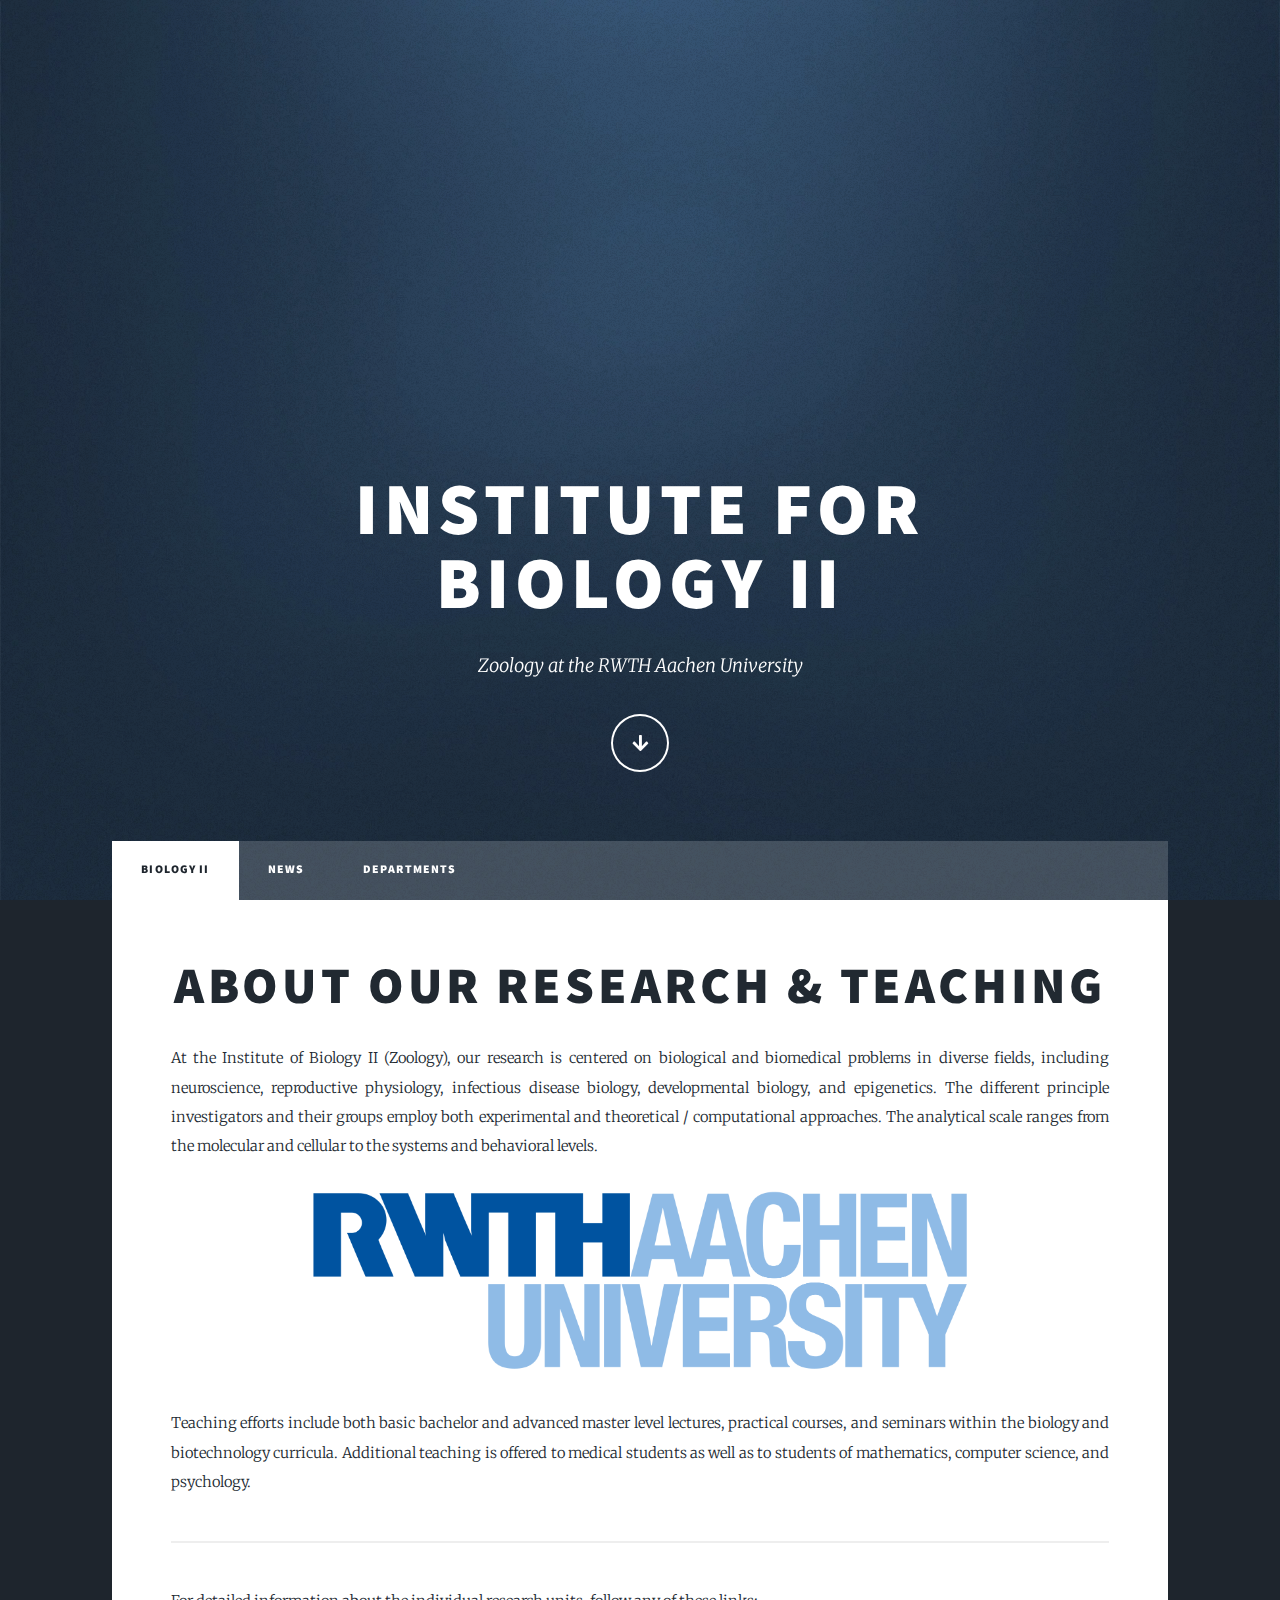
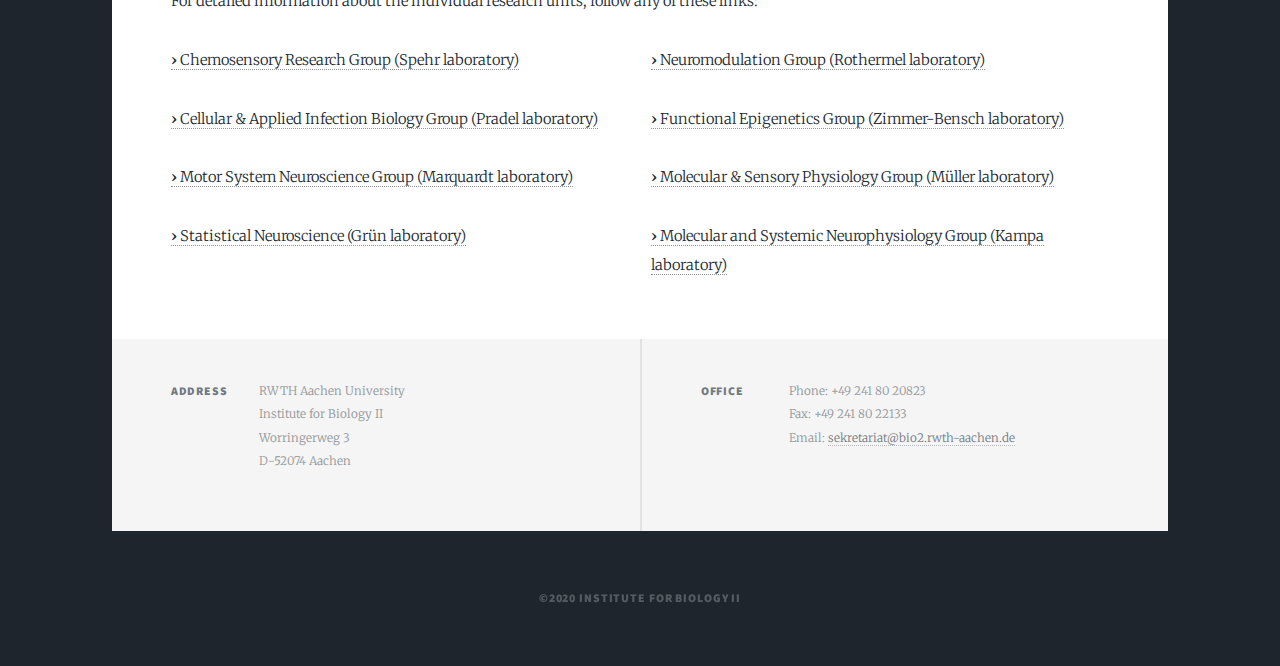
<file: index.html>
<!DOCTYPE HTML>
<html>
	<head>
		<title>Institute for Biology II</title>
		<meta charset="utf-8" />
		<meta name="viewport" content="width=device-width, initial-scale=1, user-scalable=no" />
		<link rel="stylesheet" href="assets/css/main.css" />
		<noscript><link rel="stylesheet" href="assets/css/noscript.css" /></noscript>
	</head>
	<body class="is-preload">

		<!-- Wrapper -->
			<div id="wrapper" class="fade-in">

				<!-- Intro -->
					<div id="intro">
						<h1>Institute for </br> Biology II </h1>
						<p>Zoology at the RWTH Aachen University</p>
						<ul class="actions">
							<li><a href="#header" class="button icon solid solo fa-arrow-down scrolly">Continue</a></li>
						</ul>
					</div>

				<!-- Header -->
					<header id="header">
						<a href="index.html" class="logo">Biology II</a>
					</header>

				<!-- Nav -->
					<nav id="nav">
						<ul class="links">
							<li class="active"><a href="index.html">Biology II</a></li>
							<li><a href="news.html">News</a></li>
							<li><a href="index.html#research-units">Departments</a></li>
						</ul>
					</nav>

				<!-- Main -->
					<div id="main">

						<section>
							<div align="center"><h1>About our research & teaching</h1></div>
							<p>At the Institute of Biology II (Zoology), our research is centered on biological and biomedical problems in diverse fields, including neuroscience, reproductive physiology, infectious disease biology, developmental biology, and epigenetics. The different principle investigators and their groups employ both experimental and theoretical / computational approaches. The analytical scale ranges from the molecular and cellular to the systems and behavioral levels.<p>
							<div align="center"> <img class="image" src="images/logo_rwth.png" width="70%"/></div><br>
							<p>Teaching efforts include both basic bachelor and advanced master level lectures, practical courses, and seminars within the biology and biotechnology curricula. Additional teaching is offered to medical students as well as to students of mathematics, computer science, and psychology.</p><hr>
							<a name="research-units"></a>
							<p>For detailed information about the individual research units, follow any of these links:</p>
							<div class="row">
								<div class="col-6 col-12-small">
								<a href="https://sensorik.rwth-aachen.de/" target="_blank"><b>› </b>Chemosensory Research Group (Spehr laboratory)</a><br><br>
								</div>
								<div class="col-6 col-12-small">
								<a href="https://www.neuromodulation.rwth-aachen.de/" target="_blank"><b>› </b>Neuromodulation Group (Rothermel laboratory)</a><br><br>
								</div>
								<div class="col-6 col-12-small">
								<a href="https://www.zai.rwth-aachen.de/" target="_blank"><b>› </b>Cellular & Applied Infection Biology Group (Pradel laboratory)</a><br><br>
								</div>
								<div class="col-6 col-12-small">
								<a href="https://epigenetik.rwth-aachen.de/" target="_blank"><b>› </b>Functional Epigenetics Group (Zimmer-Bensch laboratory)</a><br><br>
								</div>
								<div class="col-6 col-12-small">
								<a href="http://www.neurobiology.rwth-aachen.de" target="_blank"><b>› </b>Motor System Neuroscience Group (Marquardt laboratory)</a><br><br>
								</div>
								<div class="col-6 col-12-small">
								<a  href="https://www.fz-juelich.de/ics/ics-4/DE/UeberUns/ueberUns_node.html" target="blank"><b>› </b>Molecular & Sensory Physiology Group (Müller laboratory)</a><br><br>
								</div>
								<div class="col-6 col-12-small">
								<a href="https://www.fz-juelich.de/inm/inm-6/EN/Forschung/Gruen/artikel.html" target="_blank"><b>› </b>Statistical Neuroscience (Grün laboratory)</a><br><br>
								</div>
								<div class="col-6 col-12-small">
								<a href="https://brain.rwth-aachen.de/" target="_blank"><b>› </b>Molecular and Systemic Neurophysiology Group (Kampa laboratory)</a><br><br>
								</div>
							</div>
						</section>

					</div>

				<!-- Footer -->
					<footer id="footer">
						<section class="split contact">
							<section class="alt">
								<h3>Address</h3>
								<p>RWTH Aachen University<br>
								Institute for Biology II<br>
								Worringerweg 3<br>
								D-52074 Aachen</p>
							</section>
							

						</section>
						<section class="split contact">
							<section class="alt">
									<h3>Office</h3>
									<p>Phone: +49 241 80 20823<br>
									Fax: +49 241 80 22133<br>
									Email: <a href="mailto:sekretariat@bio2.rwth-aachen.de"> sekretariat@bio2.rwth-aachen.de</a></p>
								</section>
						</section>
						
					</footer>

				<!-- Copyright -->
					<div id="copyright">
						<ul><li>&copy;2020 Institute for Biology II</li></ul>
					</div>

			</div>

		<!-- Scripts -->
			<script src="assets/js/jquery.min.js"></script>
			<script src="assets/js/jquery.scrollex.min.js"></script>
			<script src="assets/js/jquery.scrolly.min.js"></script>
			<script src="assets/js/browser.min.js"></script>
			<script src="assets/js/breakpoints.min.js"></script>
			<script src="assets/js/util.js"></script>
			<script src="assets/js/main.js"></script>

	</body>
</html>
</file>
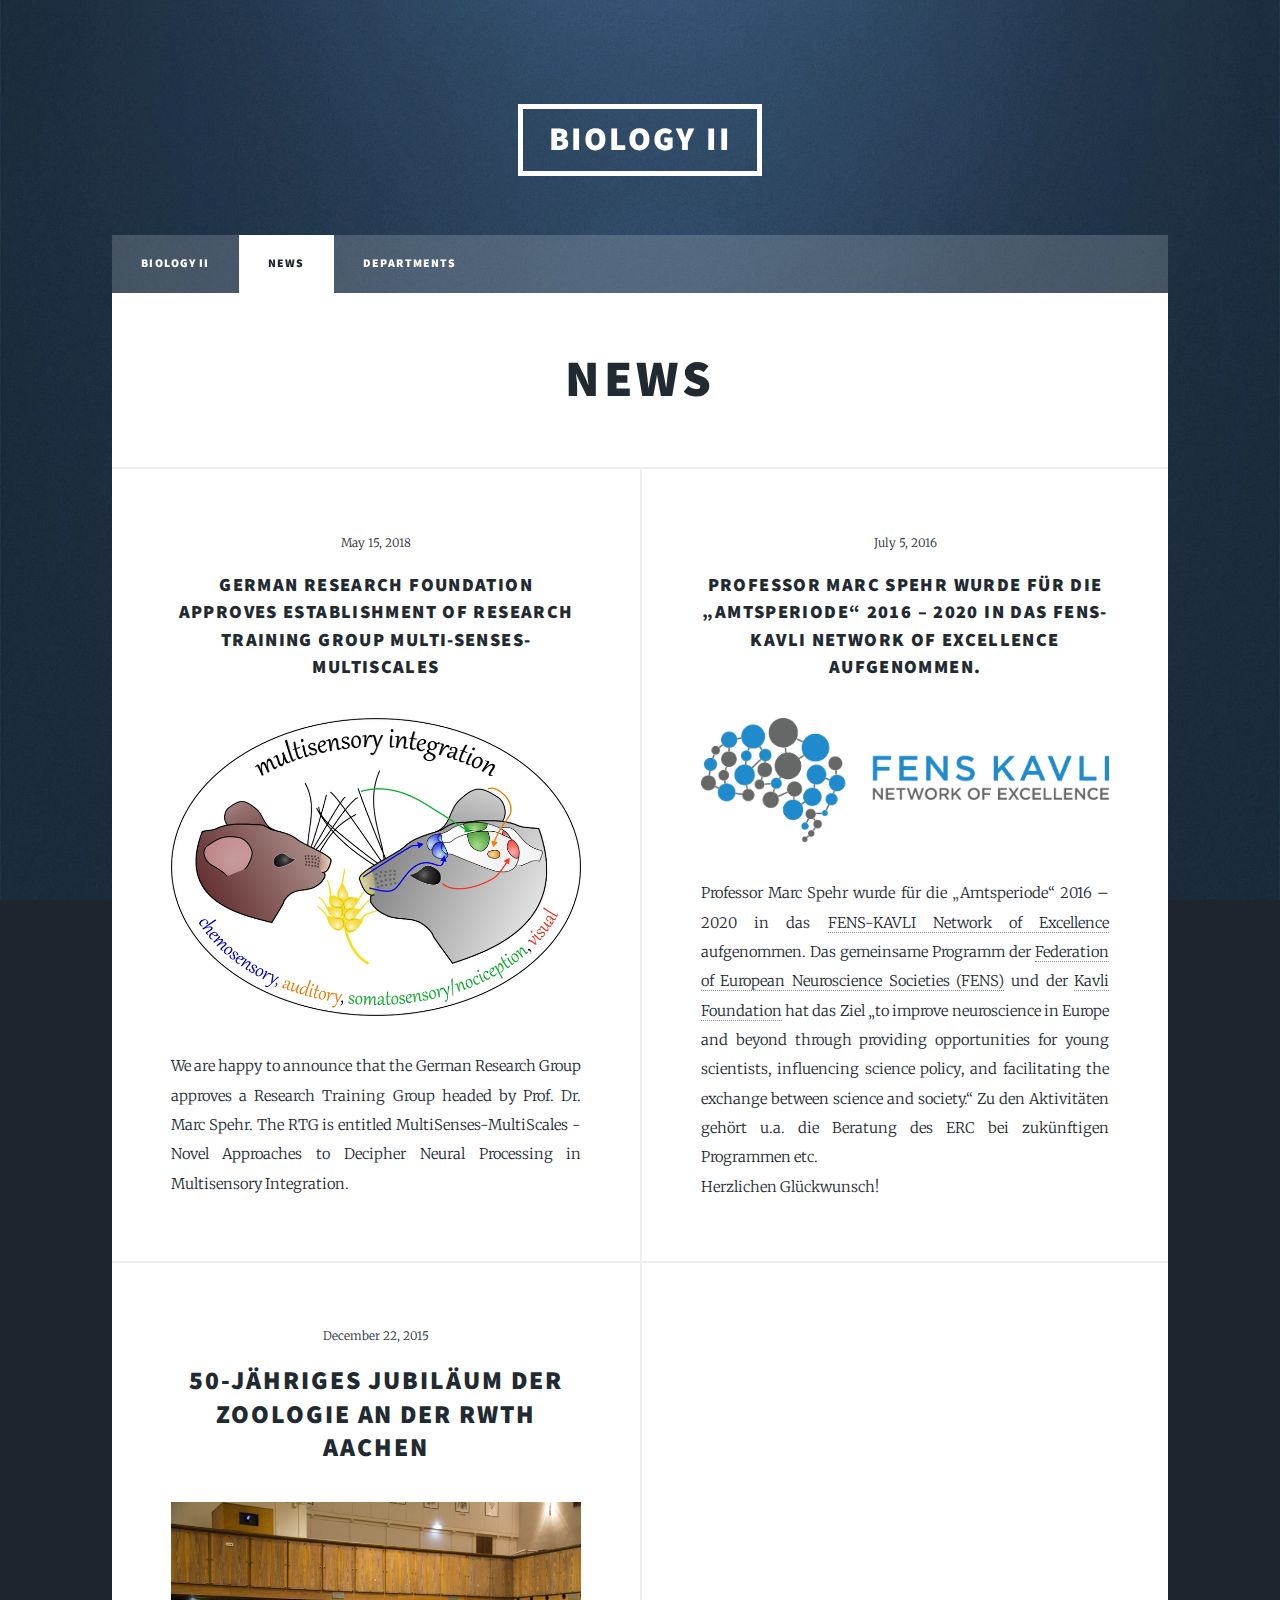
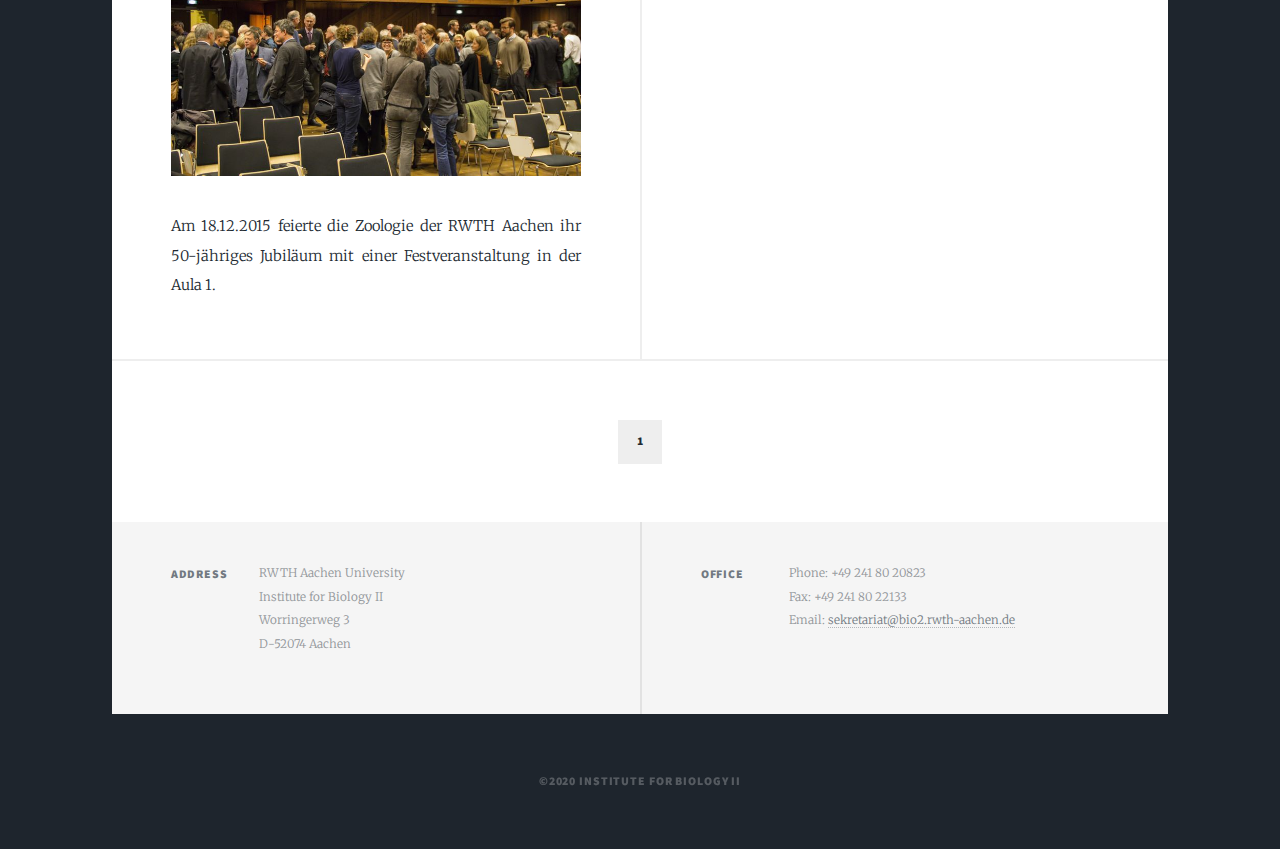
<file: news.html>
<!DOCTYPE HTML>
<html>
	<head>
		<title>Institute for Biology II</title>
		<meta charset="utf-8" />
		<meta name="viewport" content="width=device-width, initial-scale=1, user-scalable=no" />
		<link rel="stylesheet" href="assets/css/main.css" />
		<noscript><link rel="stylesheet" href="assets/css/noscript.css" /></noscript>
	</head>
	<body class="is-preload">

		<!-- Wrapper -->
			<div id="wrapper" class="fade-in">

				<!-- Header -->
					<header id="header">
						<a href="index.html" class="logo">Biology II</a>
					</header>

				<!-- Nav -->
					<nav id="nav">
						<ul class="links">
							<li><a href="index.html">Biology II</a></li>
							<li class="active"><a href="news.html">News</a></li>
							<li><a href="index.html#research-units">Departments</a></li>
						</ul>
					</nav>

				<!-- Main -->
					<div id="main">

						<!-- Posts -->
							<!--  <section class="post"> -->
								<article>
									<header>
										<h1 align="center">News</h1>
									</header>
								</article>
							<!-- </section> -->
							
							<section class="posts">
								<article>
									<header>
										<span class="date">May 15, 2018</span>
										<h3>German Research Foundation approves establishment of Research Training Group Multi-Senses-MultiScales</h3>
									</header>
									<a class="image fit"><img src="images/rtg_logo.png" alt="" /></a>
									<p>We are happy to announce that the German Research Group approves a Research Training Group headed by Prof. Dr. Marc Spehr. The RTG is entitled MultiSenses-MultiScales - Novel Approaches to Decipher Neural Processing in Multisensory Integration.</p>
								</article>
								<article>
									<header>
										<span class="date">July 5, 2016</span>
										<h3><a href="#">Professor Marc Spehr wurde für die „Amtsperiode“ 2016 – 2020 in das FENS-KAVLI Network of Excellence aufgenommen.</a></h3>
									</header>
									<a href="#" class="image fit"><img src="images/fens_kavli.png" alt="" /></a>
									<p>Professor Marc Spehr wurde für die „Amtsperiode“ 2016 – 2020 in das <a href="http://www.fens.org/Outreach/FENS-Kavli-Network-of-Excellence/" target="_blank">FENS-KAVLI Network of Excellence</a> aufgenommen. Das gemeinsame Programm der <a href="http://www.fens.org/"target="_blank">Federation of European Neuroscience Societies (FENS)</a> und der <a href="http://www.kavlifoundation.org/" target="_blank">Kavli Foundation</a> hat das Ziel „to improve neuroscience in Europe and beyond through providing opportunities for young scientists, influencing science policy, and facilitating the exchange between science and society.“ Zu den Aktivitäten gehört u.a. die Beratung des ERC bei zukünftigen Programmen etc. <br> Herzlichen Glückwunsch!</p>
								</article>
								<article>
									<header>
										<span class="date">December 22, 2015</span>
										<h2>50-jähriges Jubiläum der Zoologie an der RWTH Aachen</h2>
									</header>
									<a class="image fit"><img src="images/50j.jpg" alt="" /></a>
									<p>Am 18.12.2015 feierte die Zoologie der RWTH Aachen ihr 50-jähriges Jubiläum mit einer Festveranstaltung in der Aula 1.</p>
								</article>
								<article>

								</article>
							</section>

						<!-- Footer -->
							<footer>
								<div class="pagination">
									<!-- <a href="#" class="previous">Prev</a>-->
									<a href="#" class="page active">1</a>
									<!-- <a href="#" class="page">2</a> -->
									<!-- <a href="#" class="next">Next</a>-->
								</div>
							</footer>

					</div>

				<!-- Footer -->
					<footer id="footer">
						<section class="split contact">
							<section class="alt">
								<h3>Address</h3>
								<p>RWTH Aachen University<br>
								Institute for Biology II<br>
								Worringerweg 3<br>
								D-52074 Aachen</p>
							</section>
							

						</section>
						<section class="split contact">
							<section class="alt">
									<h3>Office</h3>
									<p>Phone: +49 241 80 20823<br>
									Fax: +49 241 80 22133<br>
									Email: <a href="mailto:sekretariat@bio2.rwth-aachen.de"> sekretariat@bio2.rwth-aachen.de</a></p>
								</section>
						</section>
						
					</footer>

				<!-- Copyright -->
					<div id="copyright">
						<ul><li>&copy;2020 Institute for Biology II</li></ul>
					</div>

			</div>

		<!-- Scripts -->
			<script src="assets/js/jquery.min.js"></script>
			<script src="assets/js/jquery.scrollex.min.js"></script>
			<script src="assets/js/jquery.scrolly.min.js"></script>
			<script src="assets/js/browser.min.js"></script>
			<script src="assets/js/breakpoints.min.js"></script>
			<script src="assets/js/util.js"></script>
			<script src="assets/js/main.js"></script>

	</body>
</html>
</file>
<file: assets/css/main.css>
@import url(fontawesome-all.min.css);
@import url("https://fonts.googleapis.com/css?family=Merriweather:300,700,300italic,700italic|Source+Sans+Pro:900");

/*
	Massively by HTML5 UP
	html5up.net | @ajlkn
	Free for personal and commercial use under the CCA 3.0 license (html5up.net/license)
*/

html, body, div, span, applet, object,
iframe, h1, h2, h3, h4, h5, h6, p, blockquote,
pre, a, abbr, acronym, address, big, cite,
code, del, dfn, em, img, ins, kbd, q, s, samp,
small, strike, strong, sub, sup, tt, var, b,
u, i, center, dl, dt, dd, ol, ul, li, fieldset,
form, label, legend, table, caption, tbody,
tfoot, thead, tr, th, td, article, aside,
canvas, details, embed, figure, figcaption,
footer, header, hgroup, menu, nav, output, ruby,
section, summary, time, mark, audio, video {
	margin: 0;
	padding: 0;
	border: 0;
	font-size: 100%;
	font: inherit;
	vertical-align: baseline;}

article, aside, details, figcaption, figure,
footer, header, hgroup, menu, nav, section {
	display: block;}
	
/* CUSTOM */	
article {
	line-height: 2rem;
}

body {
	line-height: 1;
}

ol, ul {
	list-style: none;
}

blockquote, q {
	quotes: none;
}

	blockquote:before, blockquote:after, q:before, q:after {
		content: '';
		content: none;
	}

table {
	border-collapse: collapse;
	border-spacing: 0;
}

body {
	-webkit-text-size-adjust: none;
}

mark {
	background-color: transparent;
	color: inherit;
}

input::-moz-focus-inner {
	border: 0;
	padding: 0;
}

input, select, textarea {
	-moz-appearance: none;
	-webkit-appearance: none;
	-ms-appearance: none;
	appearance: none;
}

/* Basic */

	@-ms-viewport {
		width: device-width;
	}

	body {
		-ms-overflow-style: scrollbar;
	}

	@media screen and (max-width: 480px) {

		html, body {
			min-width: 320px;
		}

	}

	html {
		box-sizing: border-box;
	}

	*, *:before, *:after {
		box-sizing: inherit;
	}

	body {
		background-color: #1e252d;
	}

		body.is-preload *, body.is-preload *:before, body.is-preload *:after {
			-moz-animation: none !important;
			-webkit-animation: none !important;
			-ms-animation: none !important;
			animation: none !important;
			-moz-transition: none !important;
			-webkit-transition: none !important;
			-ms-transition: none !important;
			transition: none !important;
		}

/* Type */

	html {
		font-size: 12pt;
	}

		@media screen and (max-width: 1680px) {

			html {
				font-size: 12pt;
			}

		}

		@media screen and (max-width: 1280px) {

			html {
				font-size: 11pt;
			}

		}

		@media screen and (max-width: 360px) {

			html {
				font-size: 10pt;
			}

		}

	body {
		color: #212931;
	}

	body, input, select, textarea {
		font-family: "Merriweather", Georgia, serif;
		font-weight: 300;
		font-size: 1rem;
		line-height: 2;
	}

	a {
		-moz-transition: color 0.2s ease-in-out, background-color 0.2s ease-in-out, border-color 0.2s ease-in-out, box-shadow 0.2s ease-in-out;
		-webkit-transition: color 0.2s ease-in-out, background-color 0.2s ease-in-out, border-color 0.2s ease-in-out, box-shadow 0.2s ease-in-out;
		-ms-transition: color 0.2s ease-in-out, background-color 0.2s ease-in-out, border-color 0.2s ease-in-out, box-shadow 0.2s ease-in-out;
		transition: color 0.2s ease-in-out, background-color 0.2s ease-in-out, border-color 0.2s ease-in-out, box-shadow 0.2s ease-in-out;
		border-bottom: dotted 1px;
		text-decoration: none;
	}

		a:hover {
			border-bottom-color: transparent;
		}

	strong, b {
		font-weight: 600;
	}

	em, i {
		font-style: italic;
	}

	p {
		text-align: justify;
		margin: 0 0 2rem 0;
	}

	h1, h2, h3, h4, h5, h6 {
		font-family: "Source Sans Pro", Helvetica, sans-serif;
		font-weight: 900;
		line-height: 1.5;
		letter-spacing: 0.075em;
		text-transform: uppercase;
		margin: 0 0 1rem 0;
	}

		h1 a, h2 a, h3 a, h4 a, h5 a, h6 a {
			border-bottom: 0;
			color: inherit;
			text-decoration: none;
		}

	h1 {
		font-size: 3.5rem;
		line-height: 1.1;
		margin: 0 0 2rem 0;
	}

	h2 {
		font-size: 1.75rem;
		line-height: 1.3;
		margin: 0 0 1.5rem 0;
	}

	h3 {
		font-size: 1.25rem;
		margin: 0 0 1.5rem 0;
	}

	h4 {
		font-size: 1rem;
	}

	h5 {
		font-size: 0.9rem;
	}

	h6 {
		font-size: 0.8rem;
	}

	sub {
		font-size: 0.8rem;
		position: relative;
		top: 0.5rem;
	}

	sup {
		font-size: 0.8rem;
		position: relative;
		top: -0.5rem;
	}

	blockquote {
		border-left: solid 4px;
		font-style: italic;
		margin: 0 0 2rem 0;
		padding: 0.5rem 0 0.5rem 2rem;
	}

	code {
		border: solid 2px;
		font-family: "Courier New", monospace;
		font-size: 0.9rem;
		margin: 0 0.25rem;
		padding: 0.25rem 0.65rem;
	}

	pre {
		-webkit-overflow-scrolling: touch;
		font-family: "Courier New", monospace;
		font-size: 0.9rem;
		margin: 0 0 2rem 0;
	}

		pre code {
			display: block;
			line-height: 1.75;
			padding: 1rem 1.5rem;
			overflow-x: auto;
		}

	hr {
		border: 0;
		border-bottom: solid 2px;
		margin: 3rem 0;
	}

		hr.major {
			margin: 5rem 0;
		}

	.align-left {
		text-align: left;
	}

	.align-center {
		text-align: center;
	}

	.align-right {
		text-align: right;
	}

	input, select, textarea {
		color: #212931;
	}

	a {
		color: #212931;
		border-bottom-color: rgba(33, 41, 49, 0.5);
	}

		a:hover {
			border-bottom-color: transparent;
			color: #18bfef !important;
		}

	strong, b {
		color: #212931;
	}

	h1, h2, h3, h4, h5, h6 {
		color: #212931;
	}

	blockquote {
		border-left-color: #eeeeee;
	}

	code {
		background: rgba(220, 220, 220, 0.25);
		border-color: #eeeeee;
	}

	hr {
		border-bottom-color: #eeeeee;
	}

/* Row */

	.row {
		display: flex;
		flex-wrap: wrap;
		box-sizing: border-box;
		align-items: stretch;
	}

		.row > * {
			box-sizing: border-box;
		}

		.row.gtr-uniform > * > :last-child {
			margin-bottom: 0;
		}

		.row.aln-left {
			justify-content: flex-start;
		}

		.row.aln-center {
			justify-content: center;
		}

		.row.aln-right {
			justify-content: flex-end;
		}

		.row.aln-top {
			align-items: flex-start;
		}

		.row.aln-middle {
			align-items: center;
		}

		.row.aln-bottom {
			align-items: flex-end;
		}

		.row > .imp {
			order: -1;
		}

		.row > .col-1 {
			width: 8.33333%;
		}

		.row > .off-1 {
			margin-left: 8.33333%;
		}

		.row > .col-2 {
			width: 16.66667%;
		}

		.row > .off-2 {
			margin-left: 16.66667%;
		}

		.row > .col-3 {
			width: 25%;
		}

		.row > .off-3 {
			margin-left: 25%;
		}

		.row > .col-4 {
			width: 33.33333%;
		}

		.row > .off-4 {
			margin-left: 33.33333%;
		}

		.row > .col-5 {
			width: 41.66667%;
		}

		.row > .off-5 {
			margin-left: 41.66667%;
		}

		.row > .col-6 {
			width: 50%;
		}

		.row > .off-6 {
			margin-left: 50%;
		}

		.row > .col-7 {
			width: 58.33333%;
		}

		.row > .off-7 {
			margin-left: 58.33333%;
		}

		.row > .col-8 {
			width: 66.66667%;
		}

		.row > .off-8 {
			margin-left: 66.66667%;
		}

		.row > .col-9 {
			width: 75%;
		}

		.row > .off-9 {
			margin-left: 75%;
		}

		.row > .col-10 {
			width: 83.33333%;
		}

		.row > .off-10 {
			margin-left: 83.33333%;
		}

		.row > .col-11 {
			width: 91.66667%;
		}

		.row > .off-11 {
			margin-left: 91.66667%;
		}

		.row > .col-12 {
			width: 100%;
		}

		.row > .off-12 {
			margin-left: 100%;
		}

		.row.gtr-0 {
			margin-top: 0;
			margin-left: 0rem;
		}

			.row.gtr-0 > * {
				padding: 0 0 0 0rem;
			}

			.row.gtr-0.gtr-uniform {
				margin-top: 0rem;
			}

				.row.gtr-0.gtr-uniform > * {
					padding-top: 0rem;
				}

		.row.gtr-25 {
			margin-top: 0;
			margin-left: -0.375rem;
		}

			.row.gtr-25 > * {
				padding: 0 0 0 0.375rem;
			}

			.row.gtr-25.gtr-uniform {
				margin-top: -0.375rem;
			}

				.row.gtr-25.gtr-uniform > * {
					padding-top: 0.375rem;
				}

		.row.gtr-50 {
			margin-top: 0;
			margin-left: -0.75rem;
		}

			.row.gtr-50 > * {
				padding: 0 0 0 0.75rem;
			}

			.row.gtr-50.gtr-uniform {
				margin-top: -0.75rem;
			}

				.row.gtr-50.gtr-uniform > * {
					padding-top: 0.75rem;
				}

		.row {
			margin-top: 0;
			margin-left: -1.5rem;
		}

			.row > * {
				padding: 0 0 0 1.5rem;
			}

			.row.gtr-uniform {
				margin-top: -1.5rem;
			}

				.row.gtr-uniform > * {
					padding-top: 1.5rem;
				}

		.row.gtr-150 {
			margin-top: 0;
			margin-left: -2.25rem;
		}

			.row.gtr-150 > * {
				padding: 0 0 0 2.25rem;
			}

			.row.gtr-150.gtr-uniform {
				margin-top: -2.25rem;
			}

				.row.gtr-150.gtr-uniform > * {
					padding-top: 2.25rem;
				}

		.row.gtr-200 {
			margin-top: 0;
			margin-left: -3rem;
		}

			.row.gtr-200 > * {
				padding: 0 0 0 3rem;
			}

			.row.gtr-200.gtr-uniform {
				margin-top: -3rem;
			}

				.row.gtr-200.gtr-uniform > * {
					padding-top: 3rem;
				}

		@media screen and (max-width: 1680px) {

			.row {
				display: flex;
				flex-wrap: wrap;
				box-sizing: border-box;
				align-items: stretch;
			}

				.row > * {
					box-sizing: border-box;
				}

				.row.gtr-uniform > * > :last-child {
					margin-bottom: 0;
				}

				.row.aln-left {
					justify-content: flex-start;
				}

				.row.aln-center {
					justify-content: center;
				}

				.row.aln-right {
					justify-content: flex-end;
				}

				.row.aln-top {
					align-items: flex-start;
				}

				.row.aln-middle {
					align-items: center;
				}

				.row.aln-bottom {
					align-items: flex-end;
				}

				.row > .imp-xlarge {
					order: -1;
				}

				.row > .col-1-xlarge {
					width: 8.33333%;
				}

				.row > .off-1-xlarge {
					margin-left: 8.33333%;
				}

				.row > .col-2-xlarge {
					width: 16.66667%;
				}

				.row > .off-2-xlarge {
					margin-left: 16.66667%;
				}

				.row > .col-3-xlarge {
					width: 25%;
				}

				.row > .off-3-xlarge {
					margin-left: 25%;
				}

				.row > .col-4-xlarge {
					width: 33.33333%;
				}

				.row > .off-4-xlarge {
					margin-left: 33.33333%;
				}

				.row > .col-5-xlarge {
					width: 41.66667%;
				}

				.row > .off-5-xlarge {
					margin-left: 41.66667%;
				}

				.row > .col-6-xlarge {
					width: 50%;
				}

				.row > .off-6-xlarge {
					margin-left: 50%;
				}

				.row > .col-7-xlarge {
					width: 58.33333%;
				}

				.row > .off-7-xlarge {
					margin-left: 58.33333%;
				}

				.row > .col-8-xlarge {
					width: 66.66667%;
				}

				.row > .off-8-xlarge {
					margin-left: 66.66667%;
				}

				.row > .col-9-xlarge {
					width: 75%;
				}

				.row > .off-9-xlarge {
					margin-left: 75%;
				}

				.row > .col-10-xlarge {
					width: 83.33333%;
				}

				.row > .off-10-xlarge {
					margin-left: 83.33333%;
				}

				.row > .col-11-xlarge {
					width: 91.66667%;
				}

				.row > .off-11-xlarge {
					margin-left: 91.66667%;
				}

				.row > .col-12-xlarge {
					width: 100%;
				}

				.row > .off-12-xlarge {
					margin-left: 100%;
				}

				.row.gtr-0 {
					margin-top: 0;
					margin-left: 0rem;
				}

					.row.gtr-0 > * {
						padding: 0 0 0 0rem;
					}

					.row.gtr-0.gtr-uniform {
						margin-top: 0rem;
					}

						.row.gtr-0.gtr-uniform > * {
							padding-top: 0rem;
						}

				.row.gtr-25 {
					margin-top: 0;
					margin-left: -0.375rem;
				}

					.row.gtr-25 > * {
						padding: 0 0 0 0.375rem;
					}

					.row.gtr-25.gtr-uniform {
						margin-top: -0.375rem;
					}

						.row.gtr-25.gtr-uniform > * {
							padding-top: 0.375rem;
						}

				.row.gtr-50 {
					margin-top: 0;
					margin-left: -0.75rem;
				}

					.row.gtr-50 > * {
						padding: 0 0 0 0.75rem;
					}

					.row.gtr-50.gtr-uniform {
						margin-top: -0.75rem;
					}

						.row.gtr-50.gtr-uniform > * {
							padding-top: 0.75rem;
						}

				.row {
					margin-top: 0;
					margin-left: -1.5rem;
				}

					.row > * {
						padding: 0 0 0 1.5rem;
					}

					.row.gtr-uniform {
						margin-top: -1.5rem;
					}

						.row.gtr-uniform > * {
							padding-top: 1.5rem;
						}

				.row.gtr-150 {
					margin-top: 0;
					margin-left: -2.25rem;
				}

					.row.gtr-150 > * {
						padding: 0 0 0 2.25rem;
					}

					.row.gtr-150.gtr-uniform {
						margin-top: -2.25rem;
					}

						.row.gtr-150.gtr-uniform > * {
							padding-top: 2.25rem;
						}

				.row.gtr-200 {
					margin-top: 0;
					margin-left: -3rem;
				}

					.row.gtr-200 > * {
						padding: 0 0 0 3rem;
					}

					.row.gtr-200.gtr-uniform {
						margin-top: -3rem;
					}

						.row.gtr-200.gtr-uniform > * {
							padding-top: 3rem;
						}

		}

		@media screen and (max-width: 1280px) {

			.row {
				display: flex;
				flex-wrap: wrap;
				box-sizing: border-box;
				align-items: stretch;
			}

				.row > * {
					box-sizing: border-box;
				}

				.row.gtr-uniform > * > :last-child {
					margin-bottom: 0;
				}

				.row.aln-left {
					justify-content: flex-start;
				}

				.row.aln-center {
					justify-content: center;
				}

				.row.aln-right {
					justify-content: flex-end;
				}

				.row.aln-top {
					align-items: flex-start;
				}

				.row.aln-middle {
					align-items: center;
				}

				.row.aln-bottom {
					align-items: flex-end;
				}

				.row > .imp-large {
					order: -1;
				}

				.row > .col-1-large {
					width: 8.33333%;
				}

				.row > .off-1-large {
					margin-left: 8.33333%;
				}

				.row > .col-2-large {
					width: 16.66667%;
				}

				.row > .off-2-large {
					margin-left: 16.66667%;
				}

				.row > .col-3-large {
					width: 25%;
				}

				.row > .off-3-large {
					margin-left: 25%;
				}

				.row > .col-4-large {
					width: 33.33333%;
				}

				.row > .off-4-large {
					margin-left: 33.33333%;
				}

				.row > .col-5-large {
					width: 41.66667%;
				}

				.row > .off-5-large {
					margin-left: 41.66667%;
				}

				.row > .col-6-large {
					width: 50%;
				}

				.row > .off-6-large {
					margin-left: 50%;
				}

				.row > .col-7-large {
					width: 58.33333%;
				}

				.row > .off-7-large {
					margin-left: 58.33333%;
				}

				.row > .col-8-large {
					width: 66.66667%;
				}

				.row > .off-8-large {
					margin-left: 66.66667%;
				}

				.row > .col-9-large {
					width: 75%;
				}

				.row > .off-9-large {
					margin-left: 75%;
				}

				.row > .col-10-large {
					width: 83.33333%;
				}

				.row > .off-10-large {
					margin-left: 83.33333%;
				}

				.row > .col-11-large {
					width: 91.66667%;
				}

				.row > .off-11-large {
					margin-left: 91.66667%;
				}

				.row > .col-12-large {
					width: 100%;
				}

				.row > .off-12-large {
					margin-left: 100%;
				}

				.row.gtr-0 {
					margin-top: 0;
					margin-left: 0rem;
				}

					.row.gtr-0 > * {
						padding: 0 0 0 0rem;
					}

					.row.gtr-0.gtr-uniform {
						margin-top: 0rem;
					}

						.row.gtr-0.gtr-uniform > * {
							padding-top: 0rem;
						}

				.row.gtr-25 {
					margin-top: 0;
					margin-left: -0.375rem;
				}

					.row.gtr-25 > * {
						padding: 0 0 0 0.375rem;
					}

					.row.gtr-25.gtr-uniform {
						margin-top: -0.375rem;
					}

						.row.gtr-25.gtr-uniform > * {
							padding-top: 0.375rem;
						}

				.row.gtr-50 {
					margin-top: 0;
					margin-left: -0.75rem;
				}

					.row.gtr-50 > * {
						padding: 0 0 0 0.75rem;
					}

					.row.gtr-50.gtr-uniform {
						margin-top: -0.75rem;
					}

						.row.gtr-50.gtr-uniform > * {
							padding-top: 0.75rem;
						}

				.row {
					margin-top: 0;
					margin-left: -1.5rem;
				}

					.row > * {
						padding: 0 0 0 1.5rem;
					}

					.row.gtr-uniform {
						margin-top: -1.5rem;
					}

						.row.gtr-uniform > * {
							padding-top: 1.5rem;
						}

				.row.gtr-150 {
					margin-top: 0;
					margin-left: -2.25rem;
				}

					.row.gtr-150 > * {
						padding: 0 0 0 2.25rem;
					}

					.row.gtr-150.gtr-uniform {
						margin-top: -2.25rem;
					}

						.row.gtr-150.gtr-uniform > * {
							padding-top: 2.25rem;
						}

				.row.gtr-200 {
					margin-top: 0;
					margin-left: -3rem;
				}

					.row.gtr-200 > * {
						padding: 0 0 0 3rem;
					}

					.row.gtr-200.gtr-uniform {
						margin-top: -3rem;
					}

						.row.gtr-200.gtr-uniform > * {
							padding-top: 3rem;
						}

		}

		@media screen and (max-width: 980px) {

			.row {
				display: flex;
				flex-wrap: wrap;
				box-sizing: border-box;
				align-items: stretch;
			}

				.row > * {
					box-sizing: border-box;
				}

				.row.gtr-uniform > * > :last-child {
					margin-bottom: 0;
				}

				.row.aln-left {
					justify-content: flex-start;
				}

				.row.aln-center {
					justify-content: center;
				}

				.row.aln-right {
					justify-content: flex-end;
				}

				.row.aln-top {
					align-items: flex-start;
				}

				.row.aln-middle {
					align-items: center;
				}

				.row.aln-bottom {
					align-items: flex-end;
				}

				.row > .imp-medium {
					order: -1;
				}

				.row > .col-1-medium {
					width: 8.33333%;
				}

				.row > .off-1-medium {
					margin-left: 8.33333%;
				}

				.row > .col-2-medium {
					width: 16.66667%;
				}

				.row > .off-2-medium {
					margin-left: 16.66667%;
				}

				.row > .col-3-medium {
					width: 25%;
				}

				.row > .off-3-medium {
					margin-left: 25%;
				}

				.row > .col-4-medium {
					width: 33.33333%;
				}

				.row > .off-4-medium {
					margin-left: 33.33333%;
				}

				.row > .col-5-medium {
					width: 41.66667%;
				}

				.row > .off-5-medium {
					margin-left: 41.66667%;
				}

				.row > .col-6-medium {
					width: 50%;
				}

				.row > .off-6-medium {
					margin-left: 50%;
				}

				.row > .col-7-medium {
					width: 58.33333%;
				}

				.row > .off-7-medium {
					margin-left: 58.33333%;
				}

				.row > .col-8-medium {
					width: 66.66667%;
				}

				.row > .off-8-medium {
					margin-left: 66.66667%;
				}

				.row > .col-9-medium {
					width: 75%;
				}

				.row > .off-9-medium {
					margin-left: 75%;
				}

				.row > .col-10-medium {
					width: 83.33333%;
				}

				.row > .off-10-medium {
					margin-left: 83.33333%;
				}

				.row > .col-11-medium {
					width: 91.66667%;
				}

				.row > .off-11-medium {
					margin-left: 91.66667%;
				}

				.row > .col-12-medium {
					width: 100%;
				}

				.row > .off-12-medium {
					margin-left: 100%;
				}

				.row.gtr-0 {
					margin-top: 0;
					margin-left: 0rem;
				}

					.row.gtr-0 > * {
						padding: 0 0 0 0rem;
					}

					.row.gtr-0.gtr-uniform {
						margin-top: 0rem;
					}

						.row.gtr-0.gtr-uniform > * {
							padding-top: 0rem;
						}

				.row.gtr-25 {
					margin-top: 0;
					margin-left: -0.375rem;
				}

					.row.gtr-25 > * {
						padding: 0 0 0 0.375rem;
					}

					.row.gtr-25.gtr-uniform {
						margin-top: -0.375rem;
					}

						.row.gtr-25.gtr-uniform > * {
							padding-top: 0.375rem;
						}

				.row.gtr-50 {
					margin-top: 0;
					margin-left: -0.75rem;
				}

					.row.gtr-50 > * {
						padding: 0 0 0 0.75rem;
					}

					.row.gtr-50.gtr-uniform {
						margin-top: -0.75rem;
					}

						.row.gtr-50.gtr-uniform > * {
							padding-top: 0.75rem;
						}

				.row {
					margin-top: 0;
					margin-left: -1.5rem;
				}

					.row > * {
						padding: 0 0 0 1.5rem;
					}

					.row.gtr-uniform {
						margin-top: -1.5rem;
					}

						.row.gtr-uniform > * {
							padding-top: 1.5rem;
						}

				.row.gtr-150 {
					margin-top: 0;
					margin-left: -2.25rem;
				}

					.row.gtr-150 > * {
						padding: 0 0 0 2.25rem;
					}

					.row.gtr-150.gtr-uniform {
						margin-top: -2.25rem;
					}

						.row.gtr-150.gtr-uniform > * {
							padding-top: 2.25rem;
						}

				.row.gtr-200 {
					margin-top: 0;
					margin-left: -3rem;
				}

					.row.gtr-200 > * {
						padding: 0 0 0 3rem;
					}

					.row.gtr-200.gtr-uniform {
						margin-top: -3rem;
					}

						.row.gtr-200.gtr-uniform > * {
							padding-top: 3rem;
						}

		}

		@media screen and (max-width: 736px) {

			.row {
				display: flex;
				flex-wrap: wrap;
				box-sizing: border-box;
				align-items: stretch;
			}

				.row > * {
					box-sizing: border-box;
				}

				.row.gtr-uniform > * > :last-child {
					margin-bottom: 0;
				}

				.row.aln-left {
					justify-content: flex-start;
				}

				.row.aln-center {
					justify-content: center;
				}

				.row.aln-right {
					justify-content: flex-end;
				}

				.row.aln-top {
					align-items: flex-start;
				}

				.row.aln-middle {
					align-items: center;
				}

				.row.aln-bottom {
					align-items: flex-end;
				}

				.row > .imp-small {
					order: -1;
				}

				.row > .col-1-small {
					width: 8.33333%;
				}

				.row > .off-1-small {
					margin-left: 8.33333%;
				}

				.row > .col-2-small {
					width: 16.66667%;
				}

				.row > .off-2-small {
					margin-left: 16.66667%;
				}

				.row > .col-3-small {
					width: 25%;
				}

				.row > .off-3-small {
					margin-left: 25%;
				}

				.row > .col-4-small {
					width: 33.33333%;
				}

				.row > .off-4-small {
					margin-left: 33.33333%;
				}

				.row > .col-5-small {
					width: 41.66667%;
				}

				.row > .off-5-small {
					margin-left: 41.66667%;
				}

				.row > .col-6-small {
					width: 50%;
				}

				.row > .off-6-small {
					margin-left: 50%;
				}

				.row > .col-7-small {
					width: 58.33333%;
				}

				.row > .off-7-small {
					margin-left: 58.33333%;
				}

				.row > .col-8-small {
					width: 66.66667%;
				}

				.row > .off-8-small {
					margin-left: 66.66667%;
				}

				.row > .col-9-small {
					width: 75%;
				}

				.row > .off-9-small {
					margin-left: 75%;
				}

				.row > .col-10-small {
					width: 83.33333%;
				}

				.row > .off-10-small {
					margin-left: 83.33333%;
				}

				.row > .col-11-small {
					width: 91.66667%;
				}

				.row > .off-11-small {
					margin-left: 91.66667%;
				}

				.row > .col-12-small {
					width: 100%;
				}

				.row > .off-12-small {
					margin-left: 100%;
				}

				.row.gtr-0 {
					margin-top: 0;
					margin-left: 0rem;
				}

					.row.gtr-0 > * {
						padding: 0 0 0 0rem;
					}

					.row.gtr-0.gtr-uniform {
						margin-top: 0rem;
					}

						.row.gtr-0.gtr-uniform > * {
							padding-top: 0rem;
						}

				.row.gtr-25 {
					margin-top: 0;
					margin-left: -0.375rem;
				}

					.row.gtr-25 > * {
						padding: 0 0 0 0.375rem;
					}

					.row.gtr-25.gtr-uniform {
						margin-top: -0.375rem;
					}

						.row.gtr-25.gtr-uniform > * {
							padding-top: 0.375rem;
						}

				.row.gtr-50 {
					margin-top: 0;
					margin-left: -0.75rem;
				}

					.row.gtr-50 > * {
						padding: 0 0 0 0.75rem;
					}

					.row.gtr-50.gtr-uniform {
						margin-top: -0.75rem;
					}

						.row.gtr-50.gtr-uniform > * {
							padding-top: 0.75rem;
						}

				.row {
					margin-top: 0;
					margin-left: -1.5rem;
				}

					.row > * {
						padding: 0 0 0 1.5rem;
					}

					.row.gtr-uniform {
						margin-top: -1.5rem;
					}

						.row.gtr-uniform > * {
							padding-top: 1.5rem;
						}

				.row.gtr-150 {
					margin-top: 0;
					margin-left: -2.25rem;
				}

					.row.gtr-150 > * {
						padding: 0 0 0 2.25rem;
					}

					.row.gtr-150.gtr-uniform {
						margin-top: -2.25rem;
					}

						.row.gtr-150.gtr-uniform > * {
							padding-top: 2.25rem;
						}

				.row.gtr-200 {
					margin-top: 0;
					margin-left: -3rem;
				}

					.row.gtr-200 > * {
						padding: 0 0 0 3rem;
					}

					.row.gtr-200.gtr-uniform {
						margin-top: -3rem;
					}

						.row.gtr-200.gtr-uniform > * {
							padding-top: 3rem;
						}

		}

		@media screen and (max-width: 480px) {

			.row {
				display: flex;
				flex-wrap: wrap;
				box-sizing: border-box;
				align-items: stretch;
			}

				.row > * {
					box-sizing: border-box;
				}

				.row.gtr-uniform > * > :last-child {
					margin-bottom: 0;
				}

				.row.aln-left {
					justify-content: flex-start;
				}

				.row.aln-center {
					justify-content: center;
				}

				.row.aln-right {
					justify-content: flex-end;
				}

				.row.aln-top {
					align-items: flex-start;
				}

				.row.aln-middle {
					align-items: center;
				}

				.row.aln-bottom {
					align-items: flex-end;
				}

				.row > .imp-xsmall {
					order: -1;
				}

				.row > .col-1-xsmall {
					width: 8.33333%;
				}

				.row > .off-1-xsmall {
					margin-left: 8.33333%;
				}

				.row > .col-2-xsmall {
					width: 16.66667%;
				}

				.row > .off-2-xsmall {
					margin-left: 16.66667%;
				}

				.row > .col-3-xsmall {
					width: 25%;
				}

				.row > .off-3-xsmall {
					margin-left: 25%;
				}

				.row > .col-4-xsmall {
					width: 33.33333%;
				}

				.row > .off-4-xsmall {
					margin-left: 33.33333%;
				}

				.row > .col-5-xsmall {
					width: 41.66667%;
				}

				.row > .off-5-xsmall {
					margin-left: 41.66667%;
				}

				.row > .col-6-xsmall {
					width: 50%;
				}

				.row > .off-6-xsmall {
					margin-left: 50%;
				}

				.row > .col-7-xsmall {
					width: 58.33333%;
				}

				.row > .off-7-xsmall {
					margin-left: 58.33333%;
				}

				.row > .col-8-xsmall {
					width: 66.66667%;
				}

				.row > .off-8-xsmall {
					margin-left: 66.66667%;
				}

				.row > .col-9-xsmall {
					width: 75%;
				}

				.row > .off-9-xsmall {
					margin-left: 75%;
				}

				.row > .col-10-xsmall {
					width: 83.33333%;
				}

				.row > .off-10-xsmall {
					margin-left: 83.33333%;
				}

				.row > .col-11-xsmall {
					width: 91.66667%;
				}

				.row > .off-11-xsmall {
					margin-left: 91.66667%;
				}

				.row > .col-12-xsmall {
					width: 100%;
				}

				.row > .off-12-xsmall {
					margin-left: 100%;
				}

				.row.gtr-0 {
					margin-top: 0;
					margin-left: 0rem;
				}

					.row.gtr-0 > * {
						padding: 0 0 0 0rem;
					}

					.row.gtr-0.gtr-uniform {
						margin-top: 0rem;
					}

						.row.gtr-0.gtr-uniform > * {
							padding-top: 0rem;
						}

				.row.gtr-25 {
					margin-top: 0;
					margin-left: -0.375rem;
				}

					.row.gtr-25 > * {
						padding: 0 0 0 0.375rem;
					}

					.row.gtr-25.gtr-uniform {
						margin-top: -0.375rem;
					}

						.row.gtr-25.gtr-uniform > * {
							padding-top: 0.375rem;
						}

				.row.gtr-50 {
					margin-top: 0;
					margin-left: -0.75rem;
				}

					.row.gtr-50 > * {
						padding: 0 0 0 0.75rem;
					}

					.row.gtr-50.gtr-uniform {
						margin-top: -0.75rem;
					}

						.row.gtr-50.gtr-uniform > * {
							padding-top: 0.75rem;
						}

				.row {
					margin-top: 0;
					margin-left: -1.5rem;
				}

					.row > * {
						padding: 0 0 0 1.5rem;
					}

					.row.gtr-uniform {
						margin-top: -1.5rem;
					}

						.row.gtr-uniform > * {
							padding-top: 1.5rem;
						}

				.row.gtr-150 {
					margin-top: 0;
					margin-left: -2.25rem;
				}

					.row.gtr-150 > * {
						padding: 0 0 0 2.25rem;
					}

					.row.gtr-150.gtr-uniform {
						margin-top: -2.25rem;
					}

						.row.gtr-150.gtr-uniform > * {
							padding-top: 2.25rem;
						}

				.row.gtr-200 {
					margin-top: 0;
					margin-left: -3rem;
				}

					.row.gtr-200 > * {
						padding: 0 0 0 3rem;
					}

					.row.gtr-200.gtr-uniform {
						margin-top: -3rem;
					}

						.row.gtr-200.gtr-uniform > * {
							padding-top: 3rem;
						}

		}

		@media screen and (max-width: 360px) {

			.row {
				display: flex;
				flex-wrap: wrap;
				box-sizing: border-box;
				align-items: stretch;
			}

				.row > * {
					box-sizing: border-box;
				}

				.row.gtr-uniform > * > :last-child {
					margin-bottom: 0;
				}

				.row.aln-left {
					justify-content: flex-start;
				}

				.row.aln-center {
					justify-content: center;
				}

				.row.aln-right {
					justify-content: flex-end;
				}

				.row.aln-top {
					align-items: flex-start;
				}

				.row.aln-middle {
					align-items: center;
				}

				.row.aln-bottom {
					align-items: flex-end;
				}

				.row > .imp-xxsmall {
					order: -1;
				}

				.row > .col-1-xxsmall {
					width: 8.33333%;
				}

				.row > .off-1-xxsmall {
					margin-left: 8.33333%;
				}

				.row > .col-2-xxsmall {
					width: 16.66667%;
				}

				.row > .off-2-xxsmall {
					margin-left: 16.66667%;
				}

				.row > .col-3-xxsmall {
					width: 25%;
				}

				.row > .off-3-xxsmall {
					margin-left: 25%;
				}

				.row > .col-4-xxsmall {
					width: 33.33333%;
				}

				.row > .off-4-xxsmall {
					margin-left: 33.33333%;
				}

				.row > .col-5-xxsmall {
					width: 41.66667%;
				}

				.row > .off-5-xxsmall {
					margin-left: 41.66667%;
				}

				.row > .col-6-xxsmall {
					width: 50%;
				}

				.row > .off-6-xxsmall {
					margin-left: 50%;
				}

				.row > .col-7-xxsmall {
					width: 58.33333%;
				}

				.row > .off-7-xxsmall {
					margin-left: 58.33333%;
				}

				.row > .col-8-xxsmall {
					width: 66.66667%;
				}

				.row > .off-8-xxsmall {
					margin-left: 66.66667%;
				}

				.row > .col-9-xxsmall {
					width: 75%;
				}

				.row > .off-9-xxsmall {
					margin-left: 75%;
				}

				.row > .col-10-xxsmall {
					width: 83.33333%;
				}

				.row > .off-10-xxsmall {
					margin-left: 83.33333%;
				}

				.row > .col-11-xxsmall {
					width: 91.66667%;
				}

				.row > .off-11-xxsmall {
					margin-left: 91.66667%;
				}

				.row > .col-12-xxsmall {
					width: 100%;
				}

				.row > .off-12-xxsmall {
					margin-left: 100%;
				}

				.row.gtr-0 {
					margin-top: 0;
					margin-left: 0rem;
				}

					.row.gtr-0 > * {
						padding: 0 0 0 0rem;
					}

					.row.gtr-0.gtr-uniform {
						margin-top: 0rem;
					}

						.row.gtr-0.gtr-uniform > * {
							padding-top: 0rem;
						}

				.row.gtr-25 {
					margin-top: 0;
					margin-left: -0.375rem;
				}

					.row.gtr-25 > * {
						padding: 0 0 0 0.375rem;
					}

					.row.gtr-25.gtr-uniform {
						margin-top: -0.375rem;
					}

						.row.gtr-25.gtr-uniform > * {
							padding-top: 0.375rem;
						}

				.row.gtr-50 {
					margin-top: 0;
					margin-left: -0.75rem;
				}

					.row.gtr-50 > * {
						padding: 0 0 0 0.75rem;
					}

					.row.gtr-50.gtr-uniform {
						margin-top: -0.75rem;
					}

						.row.gtr-50.gtr-uniform > * {
							padding-top: 0.75rem;
						}

				.row {
					margin-top: 0;
					margin-left: -1.5rem;
				}

					.row > * {
						padding: 0 0 0 1.5rem;
					}

					.row.gtr-uniform {
						margin-top: -1.5rem;
					}

						.row.gtr-uniform > * {
							padding-top: 1.5rem;
						}

				.row.gtr-150 {
					margin-top: 0;
					margin-left: -2.25rem;
				}

					.row.gtr-150 > * {
						padding: 0 0 0 2.25rem;
					}

					.row.gtr-150.gtr-uniform {
						margin-top: -2.25rem;
					}

						.row.gtr-150.gtr-uniform > * {
							padding-top: 2.25rem;
						}

				.row.gtr-200 {
					margin-top: 0;
					margin-left: -3rem;
				}

					.row.gtr-200 > * {
						padding: 0 0 0 3rem;
					}

					.row.gtr-200.gtr-uniform {
						margin-top: -3rem;
					}

						.row.gtr-200.gtr-uniform > * {
							padding-top: 3rem;
						}

		}

/* Box */

	.box {
		border: solid 2px;
		margin-bottom: 2rem;
		padding: 1.5rem;
	}

		.box > :last-child,
		.box > :last-child > :last-child,
		.box > :last-child > :last-child > :last-child {
			margin-bottom: 0;
		}

		.box.alt {
			border: 0;
			border-radius: 0;
			padding: 0;
		}

	.box {
		border-color: #eeeeee;
	}

/* Button */

	input[type="submit"],
	input[type="reset"],
	input[type="button"],
	button,
	.button {
		-moz-appearance: none;
		-webkit-appearance: none;
		-ms-appearance: none;
		appearance: none;
		-moz-transition: background-color 0.2s ease-in-out, box-shadow 0.2s ease-in-out, color 0.2s ease-in-out;
		-webkit-transition: background-color 0.2s ease-in-out, box-shadow 0.2s ease-in-out, color 0.2s ease-in-out;
		-ms-transition: background-color 0.2s ease-in-out, box-shadow 0.2s ease-in-out, color 0.2s ease-in-out;
		transition: background-color 0.2s ease-in-out, box-shadow 0.2s ease-in-out, color 0.2s ease-in-out;
		border: 0;
		border-radius: 0;
		cursor: pointer;
		display: inline-block;
		font-family: "Source Sans Pro", Helvetica, sans-serif;
		font-size: 0.8rem;
		font-weight: 900;
		letter-spacing: 0.075em;
		height: 3rem;
		line-height: 3rem;
		padding: 0 2rem;
		text-align: center;
		text-decoration: none;
		text-transform: uppercase;
		white-space: nowrap;
	}

		input[type="submit"].icon:before,
		input[type="reset"].icon:before,
		input[type="button"].icon:before,
		button.icon:before,
		.button.icon:before {
			margin-right: 0.5rem;
		}

		input[type="submit"].icon.solo,
		input[type="reset"].icon.solo,
		input[type="button"].icon.solo,
		button.icon.solo,
		.button.icon.solo {
			position: relative;
			width: 4rem;
			height: 4rem;
			line-height: 4rem;
			border-radius: 4rem;
			text-indent: 4rem;
			overflow: hidden;
			padding: 0;
			white-space: nowrap;
		}

			input[type="submit"].icon.solo:before,
			input[type="reset"].icon.solo:before,
			input[type="button"].icon.solo:before,
			button.icon.solo:before,
			.button.icon.solo:before {
				position: absolute;
				display: block;
				top: 0;
				left: 0;
				width: inherit;
				height: inherit;
				line-height: inherit;
				font-size: 1.25rem;
				margin-right: 0;
				text-align: center;
				text-indent: 0;
			}

		input[type="submit"].fit,
		input[type="reset"].fit,
		input[type="button"].fit,
		button.fit,
		.button.fit {
			width: 100%;
		}

		input[type="submit"].small,
		input[type="reset"].small,
		input[type="button"].small,
		button.small,
		.button.small {
			font-size: 0.7rem;
			height: 2.5rem;
			line-height: 2.5rem;
			padding: 0 1.5rem;
		}

		input[type="submit"].large,
		input[type="reset"].large,
		input[type="button"].large,
		button.large,
		.button.large {
			font-size: 0.9rem;
			height: 3.5rem;
			line-height: 3.5rem;
			padding: 0 2.75rem;
		}

		@media screen and (max-width: 980px) {

			input[type="submit"],
			input[type="reset"],
			input[type="button"],
			button,
			.button {
				font-size: 0.9rem;
				height: 3.25rem;
				line-height: 3.25rem;
			}

				input[type="submit"].large,
				input[type="reset"].large,
				input[type="button"].large,
				button.large,
				.button.large {
					font-size: 1rem;
					height: 3.75rem;
					line-height: 3.75rem;
				}

		}

		input[type="submit"].disabled, input[type="submit"]:disabled,
		input[type="reset"].disabled,
		input[type="reset"]:disabled,
		input[type="button"].disabled,
		input[type="button"]:disabled,
		button.disabled,
		button:disabled,
		.button.disabled,
		.button:disabled {
			pointer-events: none;
			opacity: 0.25;
		}

	input[type="submit"],
	input[type="reset"],
	input[type="button"],
	button,
	.button {
		background-color: transparent;
		box-shadow: inset 0 0 0 2px #212931;
		color: #212931 !important;
	}

		input[type="submit"]:hover,
		input[type="reset"]:hover,
		input[type="button"]:hover,
		button:hover,
		.button:hover {
			box-shadow: inset 0 0 0 2px #18bfef;
			color: #18bfef !important;
		}

		input[type="submit"].primary,
		input[type="reset"].primary,
		input[type="button"].primary,
		button.primary,
		.button.primary {
			background-color: #212931;
			box-shadow: none;
			color: #ffffff !important;
		}

			input[type="submit"].primary:hover,
			input[type="reset"].primary:hover,
			input[type="button"].primary:hover,
			button.primary:hover,
			.button.primary:hover {
				background-color: #18bfef;
			}

/* Form */

	form {
		margin: 0 0 2rem 0;
	}

		form > :last-child {
			margin-bottom: 0;
		}

		form > .fields {
			display: -moz-flex;
			display: -webkit-flex;
			display: -ms-flex;
			display: flex;
			-moz-flex-wrap: wrap;
			-webkit-flex-wrap: wrap;
			-ms-flex-wrap: wrap;
			flex-wrap: wrap;
			width: calc(100% + 3rem);
			margin: -1.5rem 0 2rem -1.5rem;
		}

			form > .fields > .field {
				-moz-flex-grow: 0;
				-webkit-flex-grow: 0;
				-ms-flex-grow: 0;
				flex-grow: 0;
				-moz-flex-shrink: 0;
				-webkit-flex-shrink: 0;
				-ms-flex-shrink: 0;
				flex-shrink: 0;
				padding: 1.5rem 0 0 1.5rem;
				width: calc(100% - 1.5rem);
			}

				form > .fields > .field.half {
					width: calc(50% - 0.75rem);
				}

				form > .fields > .field.third {
					width: calc(100%/3 - 0.5rem);
				}

				form > .fields > .field.quarter {
					width: calc(25% - 0.375rem);
				}

		@media screen and (max-width: 480px) {

			form > .fields {
				width: calc(100% + 3rem);
				margin: -1.5rem 0 2rem -1.5rem;
			}

				form > .fields > .field {
					padding: 1.5rem 0 0 1.5rem;
					width: calc(100% - 1.5rem);
				}

					form > .fields > .field.half {
						width: calc(100% - 1.5rem);
					}

					form > .fields > .field.third {
						width: calc(100% - 1.5rem);
					}

					form > .fields > .field.quarter {
						width: calc(100% - 1.5rem);
					}

		}

	label {
		display: block;
		font-family: "Source Sans Pro", Helvetica, sans-serif;
		font-weight: 900;
		line-height: 1.5;
		letter-spacing: 0.075em;
		font-size: 0.8rem;
		text-transform: uppercase;
		margin: 0 0 0.75rem 0;
	}

		@media screen and (max-width: 980px) {

			label {
				font-size: 0.9rem;
			}

		}

	input[type="text"],
	input[type="password"],
	input[type="email"],
	select,
	textarea {
		-moz-appearance: none;
		-webkit-appearance: none;
		-ms-appearance: none;
		appearance: none;
		background: transparent;
		border-radius: 0;
		border: solid 2px;
		color: inherit;
		display: block;
		outline: 0;
		padding: 0 1rem;
		text-decoration: none;
		width: 100%;
	}

		input[type="text"]:invalid,
		input[type="password"]:invalid,
		input[type="email"]:invalid,
		select:invalid,
		textarea:invalid {
			box-shadow: none;
		}

	select {
		background-size: 1.25rem;
		background-repeat: no-repeat;
		background-position: calc(100% - 1rem) center;
		height: 3rem;
		padding-right: 3rem;
		text-overflow: ellipsis;
	}

		select:focus::-ms-value {
			background-color: transparent;
		}

		select::-ms-expand {
			display: none;
		}

	input[type="text"],
	input[type="password"],
	input[type="email"],
	select {
		height: 3rem;
	}

	textarea {
		padding: 0.75rem 1rem;
	}

	input[type="checkbox"],
	input[type="radio"] {
		-moz-appearance: none;
		-webkit-appearance: none;
		-ms-appearance: none;
		appearance: none;
		display: block;
		float: left;
		margin-right: -2rem;
		opacity: 0;
		width: 1rem;
		z-index: -1;
	}

		input[type="checkbox"] + label,
		input[type="radio"] + label {
			text-decoration: none;
			cursor: pointer;
			display: inline-block;
			font-size: 1rem;
			letter-spacing: 0;
			font-family: "Merriweather", Georgia, serif;
			text-transform: none;
			font-weight: 300;
			padding-left: 2.8rem;
			padding-right: 1rem;
			position: relative;
		}

			input[type="checkbox"] + label:before,
			input[type="radio"] + label:before {
				-moz-osx-font-smoothing: grayscale;
				-webkit-font-smoothing: antialiased;
				display: inline-block;
				font-style: normal;
				font-variant: normal;
				text-rendering: auto;
				line-height: 1;
				text-transform: none !important;
				font-family: 'Font Awesome 5 Free';
				font-weight: 900;
			}

			input[type="checkbox"] + label:before,
			input[type="radio"] + label:before {
				border-radius: 0;
				border: solid 2px;
				content: '';
				display: inline-block;
				font-size: 0.8rem;
				height: 1.8rem;
				left: 0;
				line-height: 1.65rem;
				position: absolute;
				text-align: center;
				top: -0.125rem;
				width: 1.8rem;
			}

		input[type="checkbox"]:checked + label:before,
		input[type="radio"]:checked + label:before {
			content: '\f00c';
		}

	input[type="checkbox"] + label:before {
		border-radius: 0;
	}

	input[type="radio"] + label:before {
		border-radius: 100%;
	}

	::-webkit-input-placeholder {
		opacity: 1.0;
	}

	:-moz-placeholder {
		opacity: 1.0;
	}

	::-moz-placeholder {
		opacity: 1.0;
	}

	:-ms-input-placeholder {
		opacity: 1.0;
	}

	label {
		color: #212931;
	}

	input[type="text"],
	input[type="password"],
	input[type="email"],
	select,
	textarea {
		border-color: #eeeeee;
	}

		input[type="text"]:focus,
		input[type="password"]:focus,
		input[type="email"]:focus,
		select:focus,
		textarea:focus {
			border-color: #18bfef;
		}

	select {
		background-image: url("data:image/svg+xml;charset=utf8,%3Csvg xmlns='http://www.w3.org/2000/svg' width='40' height='40' preserveAspectRatio='none' viewBox='0 0 40 40'%3E%3Cpath d='M9.4,12.3l10.4,10.4l10.4-10.4c0.2-0.2,0.5-0.4,0.9-0.4c0.3,0,0.6,0.1,0.9,0.4l3.3,3.3c0.2,0.2,0.4,0.5,0.4,0.9 c0,0.4-0.1,0.6-0.4,0.9L20.7,31.9c-0.2,0.2-0.5,0.4-0.9,0.4c-0.3,0-0.6-0.1-0.9-0.4L4.3,17.3c-0.2-0.2-0.4-0.5-0.4-0.9 c0-0.4,0.1-0.6,0.4-0.9l3.3-3.3c0.2-0.2,0.5-0.4,0.9-0.4S9.1,12.1,9.4,12.3z' fill='%23eeeeee' /%3E%3C/svg%3E");
	}

		select option {
			background-color: #ffffff;
			color: #212931;
		}

	.select-wrapper:before {
		color: #eeeeee;
	}

	input[type="checkbox"] + label,
	input[type="radio"] + label {
		color: #212931;
	}

		input[type="checkbox"] + label:before,
		input[type="radio"] + label:before {
			border-color: #eeeeee;
		}

	input[type="checkbox"]:checked + label:before,
	input[type="radio"]:checked + label:before {
		background-color: #212931;
		border-color: #212931;
		color: #ffffff;
	}

	input[type="checkbox"]:focus + label:before,
	input[type="radio"]:focus + label:before {
		border-color: #18bfef;
	}

	::-webkit-input-placeholder {
		color: #909498 !important;
	}

	:-moz-placeholder {
		color: #909498 !important;
	}

	::-moz-placeholder {
		color: #909498 !important;
	}

	:-ms-input-placeholder {
		color: #909498 !important;
	}

	.formerize-placeholder {
		color: #909498 !important;
	}

/* Icon */

	.icon {
		text-decoration: none;
		border-bottom: none;
		position: relative;
	}

		.icon:before {
			-moz-osx-font-smoothing: grayscale;
			-webkit-font-smoothing: antialiased;
			display: inline-block;
			font-style: normal;
			font-variant: normal;
			text-rendering: auto;
			line-height: 1;
			text-transform: none !important;
			font-family: 'Font Awesome 5 Free';
			font-weight: 400;
		}

		.icon > .label {
			display: none;
		}

		.icon:before {
			line-height: inherit;
		}

		.icon.solid:before {
			font-weight: 900;
		}

		.icon.brands:before {
			font-family: 'Font Awesome 5 Brands';
		}

/* Image */

	.image {
		border: 0;
		display: inline-block;
		position: relative;
	}

		.image img {
			display: block;
		}

		.image.left, .image.right {
			max-width: 40%;
		}

			.image.left img, .image.right img {
				width: 100%;
			}

		.image.left {
			float: left;
			margin: 0 2rem 2rem 0;
			top: 0.75rem;
		}

		.image.right {
			float: right;
			margin: 0 0 2rem 2rem;
			top: 0.75rem;
		}

		.image.fit {
			display: block;
			margin: 2.5rem 0;
			width: 100%;
		}

			.image.fit:first-child {
				margin-top: 0;
			}

			.image.fit img {
				width: 100%;
			}

		.image.main {
			display: block;
			margin: 4rem 0;
			width: 100%;
		}

			.image.main:first-child {
				margin-top: 0;
			}

			.image.main img {
				width: 100%;
			}

		@media screen and (max-width: 736px) {

			.image.fit {
				margin: 2rem 0;
			}

			.image.main {
				margin: 2rem 0;
			}

		}

	a.image {
		overflow: hidden;
	}

		a.image img {
			-moz-transition: -moz-transform 0.2s ease-out;
			-webkit-transition: -webkit-transform 0.2s ease-out;
			-ms-transition: -ms-transform 0.2s ease-out;
			transition: transform 0.2s ease-out;
		}

		a.image:hover img {
			-moz-transform: scale(1.05);
			-webkit-transform: scale(1.05);
			-ms-transform: scale(1.05);
			transform: scale(1.05);
		}

/* Actions */

	ul.actions {
		display: -moz-flex;
		display: -webkit-flex;
		display: -ms-flex;
		display: flex;
		cursor: default;
		list-style: none;
		margin-left: -1rem;
		padding-left: 0;
	}

		ul.actions li {
			padding: 0 0 0 1rem;
			vertical-align: middle;
		}

		ul.actions.special {
			-moz-justify-content: center;
			-webkit-justify-content: center;
			-ms-justify-content: center;
			justify-content: center;
			width: 100%;
			margin-left: 0;
		}

			ul.actions.special li:first-child {
				padding-left: 0;
			}

		ul.actions.stacked {
			-moz-flex-direction: column;
			-webkit-flex-direction: column;
			-ms-flex-direction: column;
			flex-direction: column;
			margin-left: 0;
		}

			ul.actions.stacked li {
				padding: 1.3rem 0 0 0;
			}

				ul.actions.stacked li:first-child {
					padding-top: 0;
				}

		ul.actions.fit {
			width: calc(100% + 1rem);
		}

			ul.actions.fit li {
				-moz-flex-grow: 1;
				-webkit-flex-grow: 1;
				-ms-flex-grow: 1;
				flex-grow: 1;
				-moz-flex-shrink: 1;
				-webkit-flex-shrink: 1;
				-ms-flex-shrink: 1;
				flex-shrink: 1;
				width: 100%;
			}

				ul.actions.fit li > * {
					width: 100%;
				}

			ul.actions.fit.stacked {
				width: 100%;
			}

		@media screen and (max-width: 480px) {

			ul.actions:not(.fixed) {
				-moz-flex-direction: column;
				-webkit-flex-direction: column;
				-ms-flex-direction: column;
				flex-direction: column;
				margin-left: 0;
				width: 100% !important;
			}

				ul.actions:not(.fixed) li {
					-moz-flex-grow: 1;
					-webkit-flex-grow: 1;
					-ms-flex-grow: 1;
					flex-grow: 1;
					-moz-flex-shrink: 1;
					-webkit-flex-shrink: 1;
					-ms-flex-shrink: 1;
					flex-shrink: 1;
					padding: 1rem 0 0 0;
					text-align: center;
					width: 100%;
				}

					ul.actions:not(.fixed) li > * {
						width: 100%;
					}

					ul.actions:not(.fixed) li:first-child {
						padding-top: 0;
					}

					ul.actions:not(.fixed) li input[type="submit"],
					ul.actions:not(.fixed) li input[type="reset"],
					ul.actions:not(.fixed) li input[type="button"],
					ul.actions:not(.fixed) li button,
					ul.actions:not(.fixed) li .button {
						width: 100%;
					}

						ul.actions:not(.fixed) li input[type="submit"].icon:before,
						ul.actions:not(.fixed) li input[type="reset"].icon:before,
						ul.actions:not(.fixed) li input[type="button"].icon:before,
						ul.actions:not(.fixed) li button.icon:before,
						ul.actions:not(.fixed) li .button.icon:before {
							margin-left: -0.5rem;
						}

		}

/* Icons */

	ul.icons {
		cursor: default;
		list-style: none;
		padding-left: 0;
	}

		ul.icons li {
			display: inline-block;
			padding: 0 0.5rem 0 0;
			vertical-align: middle;
		}

			ul.icons li:last-child {
				padding-right: 0;
			}

			ul.icons li .icon:before {
				width: 2.25rem;
				height: 2.25rem;
				line-height: 2.25rem;
				display: inline-block;
				text-align: center;
				border-radius: 100%;
				font-size: 1.25rem;
			}

		ul.icons.alt li .icon:before {
			-moz-transition: color 0.2s ease-in-out, background-color 0.2s ease-in-out, border-color 0.2s ease-in-out, box-shadow 0.2s ease-in-out;
			-webkit-transition: color 0.2s ease-in-out, background-color 0.2s ease-in-out, border-color 0.2s ease-in-out, box-shadow 0.2s ease-in-out;
			-ms-transition: color 0.2s ease-in-out, background-color 0.2s ease-in-out, border-color 0.2s ease-in-out, box-shadow 0.2s ease-in-out;
			transition: color 0.2s ease-in-out, background-color 0.2s ease-in-out, border-color 0.2s ease-in-out, box-shadow 0.2s ease-in-out;
			font-size: 1rem;
		}

/* List */

	ol {
		list-style: decimal;
		margin: 0 0 2rem 0;
		padding-left: 1.25rem;
	}

		ol li {
			padding-left: 0.25rem;
		}

	ul {
		list-style: disc;
		margin: 0 0 2rem 0;
		padding-left: 1rem;
	}

		ul li {
			padding-left: 0.5rem;
		}

		ul.divided {
			list-style: none;
			padding-left: 0;
		}

			ul.divided li {
				border-top: solid 1px;
				padding: 0.5rem 0;
			}

				ul.divided li:first-child {
					border-top: 0;
					padding-top: 0;
				}

	dl {
		margin: 0 0 2rem 0;
	}

		dl dt {
			display: block;
			font-weight: 600;
			margin: 0 0 1rem 0;
		}

		dl dd {
			margin-left: 2rem;
		}

	ul.divided li {
		border-top-color: #eeeeee;
	}

	ul.icons li a.icon:hover:before {
		color: #18bfef;
	}

	ul.icons.alt li .icon:before {
		box-shadow: inset 0 0 0 2px #eeeeee;
	}

	ul.icons.alt li a.icon:hover:before {
		box-shadow: inset 0 0 0 2px #18bfef;
	}

/* Section/Article */

	section.special, article.special {
		text-align: center;
	}

	header {
		cursor: default;
	}

		header > .date {
			display: block;
			font-size: 0.8rem;
			height: 1;
			margin: 0 0 1rem 0;
			position: relative;
		}

		header > p {
			font-style: italic;
		}

		header > h1 + p {
			font-size: 1.1rem;
			margin-top: -0.5rem;
			line-height: 2;
		}

		header > h2 + p {
			font-size: 1rem;
			margin-top: -0.75rem;
		}

		header > h3 + p {
			font-size: 0.9rem;
			margin-top: -0.75rem;
		}

		header > h4 + p {
			font-size: 0.8rem;
			margin-top: -0.75rem;
		}

		header.major {
			margin: 0 0 4rem 0;
			text-align: center;
		}

			header.major > :last-child {
				margin-bottom: 0;
			}

			header.major > p {
				margin-top: 0;
				text-align: center;
			}

			header.major > .date {
				font-size: 1rem;
				margin: 0 0 4rem 0;
			}

				header.major > .date:before, header.major > .date:after {
					content: '';
					display: block;
					position: absolute;
					top: 50%;
					width: calc(50% - 6rem);
					border-top: solid 2px;
				}

				header.major > .date:before {
					left: 0;
				}

				header.major > .date:after {
					right: 0;
				}

		@media screen and (max-width: 980px) {

			header br {
				display: none;
			}

		}

		@media screen and (max-width: 736px) {

			header.major {
				margin: 0 0 2rem 0;
			}

		}

	header.major .date:before, header.major .date:after {
		border-top-color: #eeeeee;
	}

/* Table */

	.table-wrapper {
		-webkit-overflow-scrolling: touch;
		overflow-x: auto;
	}

	table {
		margin: 0 0 2rem 0;
		width: 100%;
	}

		table tbody tr {
			border: solid 1px;
			border-left: 0;
			border-right: 0;
		}

		table td {
			padding: 0.75rem 0.75rem;
		}

		table th {
			font-family: "Source Sans Pro", Helvetica, sans-serif;
			font-size: 0.8rem;
			font-weight: 900;
			letter-spacing: 0.075em;
			line-height: 1.5;
			padding: 0 0.75rem 0.75rem 0.75rem;
			text-align: left;
			text-transform: uppercase;
		}

			@media screen and (max-width: 980px) {

				table th {
					font-size: 0.9rem;
				}

			}

		table thead {
			border-bottom: solid 2px;
		}

		table tfoot {
			border-top: solid 2px;
		}

		table.alt {
			border-collapse: separate;
		}

			table.alt tbody tr td {
				border: solid 1px;
				border-left-width: 0;
				border-top-width: 0;
			}

				table.alt tbody tr td:first-child {
					border-left-width: 1px;
				}

			table.alt tbody tr:first-child td {
				border-top-width: 1px;
			}

			table.alt thead {
				border-bottom: 0;
			}

			table.alt tfoot {
				border-top: 0;
			}

	table tbody tr {
		border-color: #eeeeee;
	}

		table tbody tr:nth-child(2n + 1) {
			background-color: rgba(220, 220, 220, 0.25);
		}

	table th {
		color: #212931;
	}

	table thead {
		border-bottom-color: #eeeeee;
	}

	table tfoot {
		border-top-color: #eeeeee;
	}

	table.alt tbody tr td {
		border-color: #eeeeee;
	}

/* Pagination */

	.pagination {
		display: -moz-inline-flex;
		display: -webkit-inline-flex;
		display: -ms-inline-flex;
		display: inline-flex;
		-moz-user-select: none;
		-webkit-user-select: none;
		-ms-user-select: none;
		user-select: none;
		cursor: default;
		list-style: none;
		margin: 0 0 2rem 2px;
		padding: 0;
	}

		.pagination a, .pagination span {
			-moz-transition: background-color 0.2s ease-in-out, border-color 0.2s ease-in-out, box-shadow 0.2s ease-in-out, color 0.2s ease-in-out;
			-webkit-transition: background-color 0.2s ease-in-out, border-color 0.2s ease-in-out, box-shadow 0.2s ease-in-out, color 0.2s ease-in-out;
			-ms-transition: background-color 0.2s ease-in-out, border-color 0.2s ease-in-out, box-shadow 0.2s ease-in-out, color 0.2s ease-in-out;
			transition: background-color 0.2s ease-in-out, border-color 0.2s ease-in-out, box-shadow 0.2s ease-in-out, color 0.2s ease-in-out;
			border: solid 2px;
			display: inline-block;
			font-family: "Source Sans Pro", Helvetica, sans-serif;
			font-size: 0.8rem;
			font-weight: 900;
			height: 3rem;
			letter-spacing: 0.075em;
			line-height: calc(3rem - 4px);
			margin-left: -2px;
			min-width: 3rem;
			position: relative;
			text-align: center;
			text-decoration: none;
			text-transform: uppercase;
		}

		.pagination .next, .pagination .previous {
			text-decoration: none;
			padding: 0 1.75rem;
		}

			.pagination .next:before, .pagination .previous:before {
				-moz-osx-font-smoothing: grayscale;
				-webkit-font-smoothing: antialiased;
				display: inline-block;
				font-style: normal;
				font-variant: normal;
				text-rendering: auto;
				line-height: 1;
				text-transform: none !important;
				font-family: 'Font Awesome 5 Free';
				font-weight: 900;
			}

			.pagination .next:before, .pagination .previous:before {
				display: inline-block;
				color: inherit !important;
				line-height: inherit;
			}

		.pagination .previous:before {
			content: '\f104';
			margin-right: 0.9375em;
		}

		.pagination .next:before {
			content: '\f105';
			float: right;
			margin-left: 0.9375em;
		}

		@media screen and (max-width: 980px) {

			.pagination a, .pagination span {
				font-size: 0.9rem;
			}

		}

		@media screen and (max-width: 480px) {

			.pagination .page, .pagination .extra {
				display: none;
			}

		}

	.pagination a, .pagination span {
		border-color: #eeeeee;
	}

	.pagination a {
		color: #212931 !important;
	}

		.pagination a:hover {
			color: #18bfef !important;
			border-color: #18bfef;
			z-index: 1;
		}

			.pagination a:hover + a,
			.pagination a:hover + span {
				border-left-color: #18bfef;
			}

		.pagination a.active {
			background-color: #eeeeee;
		}

	.pagination span {
		color: #eeeeee;
	}

/* Wrapper */

	#wrapper {
		-moz-transition: opacity 0.5s ease;
		-webkit-transition: opacity 0.5s ease;
		-ms-transition: opacity 0.5s ease;
		transition: opacity 0.5s ease;
		position: relative;
		z-index: 1;
		overflow: hidden;
	}

		#wrapper > .bg {
			position: absolute;
			top: 0;
			left: 0;
			width: 100%;
			height: 100%;
			background-color: #212931;
			background-image: url("../../images/overlay.png"), linear-gradient(0deg, rgba(0, 0, 0, 0.1), rgba(0, 0, 0, 0.1)), url("../../images/bg.webp");
			background-size: auto,								auto,														100% auto;
			background-position: center,								center,														top center;
			background-repeat: repeat,								no-repeat,													no-repeat;
			background-attachment: scroll,								scroll,														scroll;
			z-index: -1;
		}

			#wrapper > .bg.fixed {
				position: fixed;
				width: 100vw;
				height: 100vh;
			}

		#wrapper.fade-in:before {
			pointer-events: none;
			-moz-transition: opacity 1s ease-in-out;
			-webkit-transition: opacity 1s ease-in-out;
			-ms-transition: opacity 1s ease-in-out;
			transition: opacity 1s ease-in-out;
			-moz-transition-delay: 0.75s;
			-webkit-transition-delay: 0.75s;
			-ms-transition-delay: 0.75s;
			transition-delay: 0.75s;
			background: #1e252d;
			content: '';
			display: block;
			height: 100%;
			left: 0;
			opacity: 0;
			position: fixed;
			top: 0;
			width: 100%;
		}

		body.is-preload #wrapper.fade-in:before {
			opacity: 1;
		}

		@media screen and (orientation: portrait) {

			#wrapper > .bg {
				background-size: auto,								auto,														auto 175%;
			}

		}

/* Intro */

	#intro {
		color: #ffffff;
		padding: 8rem 4rem 6rem 4rem ;
		-moz-align-items: center;
		-webkit-align-items: center;
		-ms-align-items: center;
		align-items: center;
		display: -moz-flex;
		display: -webkit-flex;
		display: -ms-flex;
		display: flex;
		-moz-flex-direction: column;
		-webkit-flex-direction: column;
		-ms-flex-direction: column;
		flex-direction: column;
		-moz-justify-content: -moz-flex-end;
		-webkit-justify-content: -webkit-flex-end;
		-ms-justify-content: -ms-flex-end;
		justify-content: flex-end;
		-moz-transition: opacity 1s ease, -moz-transform 1s ease;
		-webkit-transition: opacity 1s ease, -webkit-transform 1s ease;
		-ms-transition: opacity 1s ease, -ms-transform 1s ease;
		transition: opacity 1s ease, transform 1s ease;
		position: relative;
		cursor: default;
		text-align: center;
		z-index: 1;
		min-height: 100vh;
	}

		#intro input, #intro select, #intro textarea {
			color: #ffffff;
		}

		#intro a {
			color: #ffffff;
			border-bottom-color: rgba(255, 255, 255, 0.5);
		}

			#intro a:hover {
				border-bottom-color: transparent;
				color: #18bfef !important;
			}

		#intro strong, #intro b {
			color: #ffffff;
		}

		#intro h1, #intro h2, #intro h3, #intro h4, #intro h5, #intro h6 {
			color: #ffffff;
		}

		#intro blockquote {
			border-left-color: #ffffff;
		}

		#intro code {
			background: rgba(255, 255, 255, 0.075);
			border-color: #ffffff;
		}

		#intro hr {
			border-bottom-color: #ffffff;
		}

		#intro input[type="submit"],
		#intro input[type="reset"],
		#intro input[type="button"],
		#intro button,
		#intro .button {
			background-color: transparent;
			box-shadow: inset 0 0 0 2px #ffffff;
			color: #ffffff !important;
		}

			#intro input[type="submit"]:hover,
			#intro input[type="reset"]:hover,
			#intro input[type="button"]:hover,
			#intro button:hover,
			#intro .button:hover {
				box-shadow: inset 0 0 0 2px #18bfef;
				color: #18bfef !important;
			}

			#intro input[type="submit"].primary,
			#intro input[type="reset"].primary,
			#intro input[type="button"].primary,
			#intro button.primary,
			#intro .button.primary {
				background-color: #ffffff;
				box-shadow: none;
				color: #1e252d !important;
			}

				#intro input[type="submit"].primary:hover,
				#intro input[type="reset"].primary:hover,
				#intro input[type="button"].primary:hover,
				#intro button.primary:hover,
				#intro .button.primary:hover {
					background-color: #18bfef;
				}

		#intro h1 {
			font-size: 5rem;
			line-height: 1;
		}

		#intro p {
			font-size: 1.25rem;
			font-style: italic;
			margin-top: -0.25rem;
			text-align: center;
		}

		#intro + #header {
			margin-top: -20rem;
		}

			#intro + #header .logo {
				-moz-transform: translateY(2rem);
				-webkit-transform: translateY(2rem);
				-ms-transform: translateY(2rem);
				transform: translateY(2rem);
				opacity: 0;
				visibility: hidden;
			}

		#intro.hidden {
			pointer-events: none;
			-moz-transform: translateY(2rem);
			-webkit-transform: translateY(2rem);
			-ms-transform: translateY(2rem);
			transform: translateY(2rem);
			-moz-transition: opacity 0.5s ease, -moz-transform 0.5s ease, visibility 0.5s;
			-webkit-transition: opacity 0.5s ease, -webkit-transform 0.5s ease, visibility 0.5s;
			-ms-transition: opacity 0.5s ease, -ms-transform 0.5s ease, visibility 0.5s;
			transition: opacity 0.5s ease, transform 0.5s ease, visibility 0.5s;
			opacity: 0;
			visibility: hidden;
		}

			#intro.hidden + #header .logo {
				-moz-transform: translateY(0);
				-webkit-transform: translateY(0);
				-ms-transform: translateY(0);
				transform: translateY(0);
				opacity: 1;
				visibility: visible;
			}

		body.is-preload #intro {
			-moz-transform: translateY(2rem);
			-webkit-transform: translateY(2rem);
			-ms-transform: translateY(2rem);
			transform: translateY(2rem);
			opacity: 0;
		}

			body.is-preload #intro:not(.hidden) + #header + #nav {
				-moz-transform: translateY(4rem);
				-webkit-transform: translateY(4rem);
				-ms-transform: translateY(4rem);
				transform: translateY(4rem);
				opacity: 0;
			}

		@media screen and (max-width: 980px) {

			#intro {
				padding: 4rem 4rem 2rem 4rem ;
				min-height: 90vh;
			}

				#intro p br {
					display: none;
				}

				#intro + #header {
					margin-top: -14rem;
				}

		}

		@media screen and (max-width: 736px) {

			#intro {
				padding: 3rem 2rem 1rem 2rem ;
				min-height: 80vh;
			}

				#intro h1 {
					font-size: 3.25rem;
					line-height: 1.1;
					margin-bottom: 1rem;
				}

				#intro p {
					font-size: 1rem;
					margin-top: 0rem;
				}

				#intro .actions {
					display: none;
				}

		}

/* Header */

	#header {
		color: #ffffff;
		-moz-align-items: center;
		-webkit-align-items: center;
		-ms-align-items: center;
		align-items: center;
		display: -moz-flex;
		display: -webkit-flex;
		display: -ms-flex;
		display: flex;
		-moz-flex-direction: column;
		-webkit-flex-direction: column;
		-ms-flex-direction: column;
		flex-direction: column;
		-moz-justify-content: -moz-flex-end;
		-webkit-justify-content: -webkit-flex-end;
		-ms-justify-content: -ms-flex-end;
		justify-content: flex-end;
		pointer-events: none;
		-moz-user-select: none;
		-webkit-user-select: none;
		-ms-user-select: none;
		user-select: none;
		height: 20rem;
		padding-bottom: 8rem;
		position: relative;
		text-align: center;
		z-index: 2;
	}

		#header input, #header select, #header textarea {
			color: #ffffff;
		}

		#header a {
			color: #ffffff;
			border-bottom-color: rgba(255, 255, 255, 0.5);
		}

			#header a:hover {
				border-bottom-color: transparent;
				color: #18bfef !important;
			}

		#header strong, #header b {
			color: #ffffff;
		}

		#header h1, #header h2, #header h3, #header h4, #header h5, #header h6 {
			color: #ffffff;
		}

		#header blockquote {
			border-left-color: #ffffff;
		}

		#header code {
			background: rgba(255, 255, 255, 0.075);
			border-color: #ffffff;
		}

		#header hr {
			border-bottom-color: #ffffff;
		}

		#header .logo {
			-moz-transition: border-color 0.2s ease-in-out, color 0.2s ease-in-out, opacity 0.5s ease, -moz-transform 0.5s ease, visibility 0.5s;
			-webkit-transition: border-color 0.2s ease-in-out, color 0.2s ease-in-out, opacity 0.5s ease, -webkit-transform 0.5s ease, visibility 0.5s;
			-ms-transition: border-color 0.2s ease-in-out, color 0.2s ease-in-out, opacity 0.5s ease, -ms-transform 0.5s ease, visibility 0.5s;
			transition: border-color 0.2s ease-in-out, color 0.2s ease-in-out, opacity 0.5s ease, transform 0.5s ease, visibility 0.5s;
			pointer-events: auto;
			border-style: solid;
			border-color: #ffffff;
			border-width: 5px !important;
			font-family: "Source Sans Pro", Helvetica, sans-serif;
			font-size: 2.25rem;
			font-weight: 900;
			letter-spacing: 0.075em;
			line-height: 1;
			padding: 1rem 1.75rem;
			text-transform: uppercase;
			visibility: visible;
		}

			#header .logo:hover {
				border-color: #18bfef !important;
				color: #18bfef !important;
			}

		@media screen and (max-width: 980px) {

			#header {
				height: 14rem;
				padding-bottom: 4rem;
			}

		}

		@media screen and (max-width: 736px) {

			#header {
				padding-bottom: 3rem;
			}

				#header .logo {
					font-size: 1.75rem;
					border-width: 3px !important;
				}

		}

/* Nav */

	#nav {
		color: #ffffff;
		display: -moz-flex;
		display: -webkit-flex;
		display: -ms-flex;
		display: flex;
		-moz-transition: -moz-transform 1s ease, opacity 1s ease;
		-webkit-transition: -webkit-transform 1s ease, opacity 1s ease;
		-ms-transition: -ms-transform 1s ease, opacity 1s ease;
		transition: transform 1s ease, opacity 1s ease;
		background: rgba(255, 255, 255, 0.175);
		height: 4rem;
		line-height: 4rem;
		margin: -4rem auto 0 auto;
		overflow: hidden;
		padding: 0 2rem 0 0;
		position: relative;
		width: calc(100% - 4rem);
		max-width: 72rem;
		z-index: 2;
	}

		#nav ul.divided li {
			border-top-color: #ffffff;
		}

		#nav ul.icons li a.icon:hover:before {
			color: #18bfef;
		}

		#nav ul.icons.alt li .icon:before {
			box-shadow: inset 0 0 0 2px #ffffff;
		}

		#nav ul.icons.alt li a.icon:hover:before {
			box-shadow: inset 0 0 0 2px #18bfef;
		}

		#nav input, #nav select, #nav textarea {
			color: #ffffff;
		}

		#nav a {
			color: #ffffff;
			border-bottom-color: rgba(255, 255, 255, 0.5);
		}

			#nav a:hover {
				border-bottom-color: transparent;
				color: #18bfef !important;
			}

		#nav strong, #nav b {
			color: #ffffff;
		}

		#nav h1, #nav h2, #nav h3, #nav h4, #nav h5, #nav h6 {
			color: #ffffff;
		}

		#nav blockquote {
			border-left-color: #ffffff;
		}

		#nav code {
			background: rgba(255, 255, 255, 0.075);
			border-color: #ffffff;
		}

		#nav hr {
			border-bottom-color: #ffffff;
		}

		#nav ul.links {
			display: -moz-flex;
			display: -webkit-flex;
			display: -ms-flex;
			display: flex;
			-moz-flex-grow: 1;
			-webkit-flex-grow: 1;
			-ms-flex-grow: 1;
			flex-grow: 1;
			-moz-flex-shrink: 1;
			-webkit-flex-shrink: 1;
			-ms-flex-shrink: 1;
			flex-shrink: 1;
			font-family: "Source Sans Pro", Helvetica, sans-serif;
			font-weight: 900;
			letter-spacing: 0.075em;
			list-style: none;
			margin-bottom: 0;
			padding-left: 0;
			text-transform: uppercase;
		}

			#nav ul.links li {
				display: block;
				padding-left: 0;
			}

				#nav ul.links li a {
					-moz-transition: background-color 0.2s ease-in-out, color 0.2s ease-in-out;
					-webkit-transition: background-color 0.2s ease-in-out, color 0.2s ease-in-out;
					-ms-transition: background-color 0.2s ease-in-out, color 0.2s ease-in-out;
					transition: background-color 0.2s ease-in-out, color 0.2s ease-in-out;
					display: block;
					font-size: 0.8rem;
					outline: none;
					padding: 0 2rem;
				}

					#nav ul.links li a:hover {
						color: inherit !important;
						background-color: rgba(255, 255, 255, 0.1);
					}

				#nav ul.links li.active {
					background-color: #ffffff;
				}

					#nav ul.links li.active a {
						color: #1e252d;
					}

						#nav ul.links li.active a:hover {
							color: #18bfef !important;
						}

		#nav ul.icons {
			-moz-flex-grow: 0;
			-webkit-flex-grow: 0;
			-ms-flex-grow: 0;
			flex-grow: 0;
			-moz-flex-shrink: 0;
			-webkit-flex-shrink: 0;
			-ms-flex-shrink: 0;
			flex-shrink: 0;
			margin-bottom: 0;
		}

		@media screen and (max-width: 980px) {

			#nav {
				display: none;
			}

		}

/* Main */

	#main {
		background-color: #ffffff;
		position: relative;
		margin: 0 auto;
		width: calc(100% - 4rem);
		max-width: 72rem;
		z-index: 2;
	}

		#main > * {
			padding: 4rem 4rem 2rem 4rem ;
			border-top: solid 2px #eeeeee;
			margin: 0;
		}

			#main > *:first-child {
				border-top: 0;
			}

		#main > footer {
			text-align: center;
		}

		#main > .post {
			padding: 8rem 8rem 6rem 8rem ;
		}

			#main > .post header.major > .date {
				margin-top: -2rem;
			}

			#main > .post header.major > h1, #main > .post header.major h2 {
				font-size: 4rem;
				line-height: 1.1;
				margin: 0 0 2rem 0;
			}

			#main > .post.featured {
				text-align: center;
			}

			@media screen and (max-width: 1280px) {

				#main > .post {
					padding: 6rem 4rem 4rem 4rem ;
				}

			}

			@media screen and (max-width: 736px) {

				#main > .post {
					padding: 4rem 2rem 2rem 2rem ;
				}

					#main > .post header.major > .date {
						margin-top: -1rem;
						margin-bottom: 2rem;
					}

					#main > .post header.major > h1, #main > .post header.major h2 {
						font-size: 2.5rem;
						line-height: 1.2;
						margin: 0 0 1.5rem 0;
					}

			}

		#main > .posts {
			display: -moz-flex;
			display: -webkit-flex;
			display: -ms-flex;
			display: flex;
			-moz-flex-wrap: wrap;
			-webkit-flex-wrap: wrap;
			-ms-flex-wrap: wrap;
			flex-wrap: wrap;
			-moz-align-items: -moz-stretch;
			-webkit-align-items: -webkit-stretch;
			-ms-align-items: -ms-stretch;
			align-items: stretch;
			text-align: center;
			width: 100%;
			padding: 0;
		}

			#main > .posts > * {
				-moz-flex-shrink: 1;
				-webkit-flex-shrink: 1;
				-ms-flex-shrink: 1;
				flex-shrink: 1;
				-moz-flex-grow: 0;
				-webkit-flex-grow: 0;
				-ms-flex-grow: 0;
				flex-grow: 0;
			}

			#main > .posts > * {
				width: 50%;
			}

			#main > .posts > * {
				padding: 4rem;
				width: 50%;
			}

			#main > .posts > article {
				border-color: #eeeeee;
				border-left-width: 2px;
				border-style: solid;
				border-top-width: 2px;
				text-align: center;
			}

				#main > .posts > article > :last-child {
					margin-bottom: 0;
				}

				#main > .posts > article:nth-child(2n - 1) {
					border-left-width: 0;
				}

				#main > .posts > article:nth-child(-n + 2) {
					border-top-width: 0;
				}

			@media screen and (max-width: 980px) {

				#main > .posts > * {
					width: 50%;
				}

				#main > .posts > * {
					padding: 2.5rem;
					width: 50%;
				}

			}

			@media screen and (max-width: 736px) {

				#main > .posts > * {
					width: 100%;
				}

				#main > .posts > * {
					padding: 2rem;
					width: 100%;
				}

				#main > .posts > article:nth-child(2n - 1) {
					border-left-width: 2px;
				}

				#main > .posts > article:nth-child(-n + 2) {
					border-top-width: 2px;
				}

				#main > .posts > article:nth-child(n) {
					border-left-width: 0;
				}

				#main > .posts > article:nth-child(-n + 1) {
					border-top-width: 0;
				}

				#main > .posts > article .image {
					max-width: 25rem;
					margin-left: auto;
					margin-right: auto;
				}

			}

		@media screen and (max-width: 736px) {

			#main > * {
				padding: 2rem 2rem 0.1rem 2rem ;
			}

		}

		@media screen and (max-width: 480px) {

			#main {
				width: 100%;
			}

		}

/* Footer */

	#footer {
		color: #717981;
		display: -moz-flex;
		display: -webkit-flex;
		display: -ms-flex;
		display: flex;
		background-color: #f5f5f5;
		color: #909498;
		cursor: default;
		position: relative;
		margin: 0 auto;
		width: calc(100% - 4rem);
		max-width: 72rem;
		z-index: 2;
	}

		#footer input, #footer select, #footer textarea {
			color: #717981;
		}

		#footer a {
			color: #717981;
			border-bottom-color: rgba(113, 121, 129, 0.5);
		}

			#footer a:hover {
				border-bottom-color: transparent;
				color: #18bfef !important;
			}

		#footer strong, #footer b {
			color: #717981;
		}

		#footer h1, #footer h2, #footer h3, #footer h4, #footer h5, #footer h6 {
			color: #717981;
		}

		#footer blockquote {
			border-left-color: #e2e2e2;
		}

		#footer code {
			background: rgba(220, 220, 220, 0.5);
			border-color: #e2e2e2;
		}

		#footer hr {
			border-bottom-color: #e2e2e2;
		}

		#footer .box {
			border-color: #e2e2e2;
		}

		#footer input[type="submit"],
		#footer input[type="reset"],
		#footer input[type="button"],
		#footer button,
		#footer .button {
			background-color: transparent;
			box-shadow: inset 0 0 0 2px #717981;
			color: #717981 !important;
		}

			#footer input[type="submit"]:hover,
			#footer input[type="reset"]:hover,
			#footer input[type="button"]:hover,
			#footer button:hover,
			#footer .button:hover {
				box-shadow: inset 0 0 0 2px #18bfef;
				color: #18bfef !important;
			}

			#footer input[type="submit"].primary,
			#footer input[type="reset"].primary,
			#footer input[type="button"].primary,
			#footer button.primary,
			#footer .button.primary {
				background-color: #717981;
				box-shadow: none;
				color: #f5f5f5 !important;
			}

				#footer input[type="submit"].primary:hover,
				#footer input[type="reset"].primary:hover,
				#footer input[type="button"].primary:hover,
				#footer button.primary:hover,
				#footer .button.primary:hover {
					background-color: #18bfef;
				}

		#footer label {
			color: #717981;
		}

		#footer input[type="text"],
		#footer input[type="password"],
		#footer input[type="email"],
		#footer select,
		#footer textarea {
			border-color: #e2e2e2;
		}

			#footer input[type="text"]:focus,
			#footer input[type="password"]:focus,
			#footer input[type="email"]:focus,
			#footer select:focus,
			#footer textarea:focus {
				border-color: #18bfef;
			}

		#footer select {
			background-image: url("data:image/svg+xml;charset=utf8,%3Csvg xmlns='http://www.w3.org/2000/svg' width='40' height='40' preserveAspectRatio='none' viewBox='0 0 40 40'%3E%3Cpath d='M9.4,12.3l10.4,10.4l10.4-10.4c0.2-0.2,0.5-0.4,0.9-0.4c0.3,0,0.6,0.1,0.9,0.4l3.3,3.3c0.2,0.2,0.4,0.5,0.4,0.9 c0,0.4-0.1,0.6-0.4,0.9L20.7,31.9c-0.2,0.2-0.5,0.4-0.9,0.4c-0.3,0-0.6-0.1-0.9-0.4L4.3,17.3c-0.2-0.2-0.4-0.5-0.4-0.9 c0-0.4,0.1-0.6,0.4-0.9l3.3-3.3c0.2-0.2,0.5-0.4,0.9-0.4S9.1,12.1,9.4,12.3z' fill='%23e2e2e2' /%3E%3C/svg%3E");
		}

			#footer select option {
				background-color: #f5f5f5;
				color: #717981;
			}

		#footer .select-wrapper:before {
			color: #e2e2e2;
		}

		#footer input[type="checkbox"] + label,
		#footer input[type="radio"] + label {
			color: #717981;
		}

			#footer input[type="checkbox"] + label:before,
			#footer input[type="radio"] + label:before {
				border-color: #e2e2e2;
			}

		#footer input[type="checkbox"]:checked + label:before,
		#footer input[type="radio"]:checked + label:before {
			background-color: #717981;
			border-color: #717981;
			color: #f5f5f5;
		}

		#footer input[type="checkbox"]:focus + label:before,
		#footer input[type="radio"]:focus + label:before {
			border-color: #18bfef;
		}

		#footer ::-webkit-input-placeholder {
			color: #b3b7bb !important;
		}

		#footer :-moz-placeholder {
			color: #b3b7bb !important;
		}

		#footer ::-moz-placeholder {
			color: #b3b7bb !important;
		}

		#footer :-ms-input-placeholder {
			color: #b3b7bb !important;
		}

		#footer .formerize-placeholder {
			color: #b3b7bb !important;
		}

		#footer ul.divided li {
			border-top-color: #e2e2e2;
		}

		#footer ul.icons li a.icon:hover:before {
			color: #18bfef;
		}

		#footer ul.icons.alt li .icon:before {
			box-shadow: inset 0 0 0 2px #e2e2e2;
		}

		#footer ul.icons.alt li a.icon:hover:before {
			box-shadow: inset 0 0 0 2px #18bfef;
		}

		#footer header.major .date:before, #footer header.major .date:after {
			border-top-color: #e2e2e2;
		}

		#footer table tbody tr {
			border-color: #e2e2e2;
		}

			#footer table tbody tr:nth-child(2n + 1) {
				background-color: rgba(220, 220, 220, 0.5);
			}

		#footer table th {
			color: #717981;
		}

		#footer table thead {
			border-bottom-color: #e2e2e2;
		}

		#footer table tfoot {
			border-top-color: #e2e2e2;
		}

		#footer table.alt tbody tr td {
			border-color: #e2e2e2;
		}

		#footer .pagination a, #footer .pagination span {
			border-color: #e2e2e2;
		}

		#footer .pagination a {
			color: #717981 !important;
		}

			#footer .pagination a:hover {
				color: #18bfef !important;
				border-color: #18bfef;
				z-index: 1;
			}

				#footer .pagination a:hover + a,
				#footer .pagination a:hover + span {
					border-left-color: #18bfef;
				}

			#footer .pagination a.active {
				background-color: #e2e2e2;
			}

		#footer .pagination span {
			color: #e2e2e2;
		}

		#footer > section {
			-moz-flex-basis: 50%;
			-webkit-flex-basis: 50%;
			-ms-flex-basis: 50%;
			flex-basis: 50%;
			-moz-flex-grow: 1;
			-webkit-flex-grow: 1;
			-ms-flex-grow: 1;
			flex-grow: 1;
			-moz-flex-shrink: 1;
			-webkit-flex-shrink: 1;
			-ms-flex-shrink: 1;
			flex-shrink: 1;
			padding: 4rem 4rem 2rem 4rem ;
			border-left: solid 2px #e2e2e2;
		}

			#footer > section:first-child {
				border-left: 0;
			}

			#footer > section.split {
				display: -moz-flex;
				display: -webkit-flex;
				display: -ms-flex;
				display: flex;
				-moz-flex-direction: column;
				-webkit-flex-direction: column;
				-ms-flex-direction: column;
				flex-direction: column;
				padding: 0;
			}

				#footer > section.split > section {
					padding: 3rem 4rem 1rem 4rem ;
					border-top: solid 2px #e2e2e2;
				}

					#footer > section.split > section:first-child {
						padding: 5rem 4rem 1rem 4rem ;
						border-top: 0;
					}

					#footer > section.split > section:last-child {
						padding: 3rem 4rem 3rem 4rem ;
					}

				#footer > section.split.contact > section {
					display: -moz-flex;
					display: -webkit-flex;
					display: -ms-flex;
					display: flex;
					-moz-align-items: center;
					-webkit-align-items: center;
					-ms-align-items: center;
					align-items: center;
					padding: 3.15rem 4rem;
				}

					#footer > section.split.contact > section > * {
						margin-bottom: 0;
					}

					#footer > section.split.contact > section > :first-child {
						-moz-flex-shrink: 0;
						-webkit-flex-shrink: 0;
						-ms-flex-shrink: 0;
						flex-shrink: 0;
						-moz-flex-grow: 0;
						-webkit-flex-grow: 0;
						-ms-flex-grow: 0;
						flex-grow: 0;
						width: 6rem;
					}

					#footer > section.split.contact > section > :last-child {
						-moz-flex-shrink: 1;
						-webkit-flex-shrink: 1;
						-ms-flex-shrink: 1;
						flex-shrink: 1;
						-moz-flex-grow: 1;
						-webkit-flex-grow: 1;
						-ms-flex-grow: 1;
						flex-grow: 1;
					}

					#footer > section.split.contact > section:first-child {
						padding: 4rem 4rem 3rem 4rem;
					}

					#footer > section.split.contact > section:last-child {
						padding: 3rem 4rem 4rem 4rem;
					}

					#footer > section.split.contact > section.alt {
						-moz-align-items: -moz-flex-start;
						-webkit-align-items: -webkit-flex-start;
						-ms-align-items: -ms-flex-start;
						align-items: flex-start;
					}

						#footer > section.split.contact > section.alt > :last-child {
							margin-top: -0.325rem;
						}

		#footer form label,
		#footer h3,
		#footer p {
			font-size: 0.8rem;
		}

		@media screen and (max-width: 980px) {

			#footer {
				display: block;
			}

				#footer > section {
					border-top: solid 2px #e2e2e2;
				}

					#footer > section:first-child {
						border-top: 0;
					}

					#footer > section.split > section {
						padding: 4rem 4rem 2rem 4rem ;
					}

						#footer > section.split > section:first-child {
							padding: 4rem 4rem 2rem 4rem ;
						}

						#footer > section.split > section:last-child {
							padding: 4rem 4rem 2rem 4rem ;
						}

					#footer > section.split.contact > section {
						padding: 4rem;
					}

						#footer > section.split.contact > section:first-child {
							padding: 4rem;
						}

						#footer > section.split.contact > section:last-child {
							padding: 4rem;
						}

				#footer form label,
				#footer h3,
				#footer p {
					font-size: 0.9rem;
				}

		}

		@media screen and (max-width: 736px) {

			#footer > section {
				padding: 2rem 2rem 0.1rem 2rem ;
			}

				#footer > section.split > section {
					padding: 2rem 2rem 0.1rem 2rem ;
				}

					#footer > section.split > section:first-child {
						padding: 2rem 2rem 0.1rem 2rem ;
					}

					#footer > section.split > section:last-child {
						padding: 2rem 2rem 0.1rem 2rem ;
					}

				#footer > section.split.contact > section {
					padding: 2rem;
				}

					#footer > section.split.contact > section:first-child {
						padding: 2rem;
					}

					#footer > section.split.contact > section:last-child {
						padding: 2rem;
					}

		}

		@media screen and (max-width: 480px) {

			#footer {
				width: 100%;
			}

		}

	#copyright {
		color: #ffffff;
		position: relative;
		color: rgba(255, 255, 255, 0.25);
		cursor: default;
		font-family: "Source Sans Pro", Helvetica, sans-serif;
		font-size: 0.8rem;
		font-weight: 900;
		letter-spacing: 0.075em;
		line-height: 1.5;
		text-align: center;
		text-transform: uppercase;
		margin: 4rem auto 8rem auto;
		width: calc(100% - 4rem);
		max-width: 72rem;
		z-index: 2;
	}

		#copyright input, #copyright select, #copyright textarea {
			color: #ffffff;
		}

		#copyright a {
			color: #ffffff;
			border-bottom-color: rgba(255, 255, 255, 0.5);
		}

			#copyright a:hover {
				border-bottom-color: transparent;
				color: #18bfef !important;
			}

		#copyright strong, #copyright b {
			color: #ffffff;
		}

		#copyright h1, #copyright h2, #copyright h3, #copyright h4, #copyright h5, #copyright h6 {
			color: #ffffff;
		}

		#copyright blockquote {
			border-left-color: #ffffff;
		}

		#copyright code {
			background: rgba(255, 255, 255, 0.075);
			border-color: #ffffff;
		}

		#copyright hr {
			border-bottom-color: #ffffff;
		}

		#copyright a {
			color: inherit;
			border-bottom-color: inherit;
		}

		#copyright ul {
			list-style: none;
			margin: 0;
			padding-left: 0;
		}

			#copyright ul li {
				border-left: solid 2px;
				display: inline-block;
				line-height: 1;
				margin-left: 1rem;
				padding-left: 1rem;
			}

				#copyright ul li:first-child {
					border-left: 0;
					margin-left: 0;
					padding-left: 0;
				}

		@media screen and (max-width: 1280px) {

			#copyright {
				margin: 4rem auto;
			}

		}

		@media screen and (max-width: 480px) {

			#copyright ul li {
				border-left: 0;
				margin: 1rem 0 0 0;
				padding-left: 0;
				display: block;
			}

				#copyright ul li:first-child {
					margin-top: 0;
				}

		}

/* Nav Panel */

	#navPanelToggle {
		text-decoration: none;
		-moz-transition: color 0.2s ease-in-out, background-color 0.2s ease-in-out, box-shadow 0.2s ease-in-out;
		-webkit-transition: color 0.2s ease-in-out, background-color 0.2s ease-in-out, box-shadow 0.2s ease-in-out;
		-ms-transition: color 0.2s ease-in-out, background-color 0.2s ease-in-out, box-shadow 0.2s ease-in-out;
		transition: color 0.2s ease-in-out, background-color 0.2s ease-in-out, box-shadow 0.2s ease-in-out;
		display: none;
		position: fixed;
		top: 0.75rem;
		right: 0.75rem;
		border: 0;
		color: #ffffff;
		font-family: "Source Sans Pro", Helvetica, sans-serif;
		font-size: 0.9rem;
		font-weight: 900;
		letter-spacing: 0.075em;
		padding: 0.375rem 1.25rem;
		text-transform: uppercase;
		z-index: 10001;
	}

		#navPanelToggle:before {
			-moz-osx-font-smoothing: grayscale;
			-webkit-font-smoothing: antialiased;
			display: inline-block;
			font-style: normal;
			font-variant: normal;
			text-rendering: auto;
			line-height: 1;
			text-transform: none !important;
			font-family: 'Font Awesome 5 Free';
			font-weight: 900;
		}

		#navPanelToggle:before {
			content: '\f0c9';
			margin-right: 0.5rem;
		}

		#navPanelToggle.alt {
			background-color: rgba(255, 255, 255, 0.875);
			box-shadow: 0 0.125rem 0.75rem 0 rgba(30, 37, 45, 0.25);
			color: #212931;
		}

			#navPanelToggle.alt:hover {
				background-color: #ffffff;
			}

		@media screen and (max-width: 980px) {

			#navPanelToggle {
				display: block;
			}

		}

		@media screen and (max-width: 736px) {

			#navPanelToggle {
				font-size: 0.8rem;
				padding: 0.25rem 1rem;
			}

		}

	#navPanel {
		-moz-transform: translateX(20rem);
		-webkit-transform: translateX(20rem);
		-ms-transform: translateX(20rem);
		transform: translateX(20rem);
		-moz-transition: -moz-transform 0.5s ease, box-shadow 0.5s ease, visibility 0.5s;
		-webkit-transition: -webkit-transform 0.5s ease, box-shadow 0.5s ease, visibility 0.5s;
		-ms-transition: -ms-transform 0.5s ease, box-shadow 0.5s ease, visibility 0.5s;
		transition: transform 0.5s ease, box-shadow 0.5s ease, visibility 0.5s;
		display: none;
		-webkit-overflow-scrolling: touch;
		background: #ffffff;
		box-shadow: none;
		color: #212931;
		height: 100%;
		max-width: 80%;
		overflow-y: auto;
		padding: 3rem 2rem;
		position: fixed;
		right: 0;
		top: 0;
		visibility: hidden;
		width: 20rem;
		z-index: 10002;
	}

		#navPanel .links {
			list-style: none;
			padding-left: 0;
		}

			#navPanel .links li {
				border-top: solid 2px #eeeeee;
			}

				#navPanel .links li a {
					border-bottom: 0;
					display: block;
					font-family: "Source Sans Pro", Helvetica, sans-serif;
					font-size: 0.9rem;
					font-size: 0.9rem;
					font-weight: 900;
					letter-spacing: 0.075em;
					padding: 0.75rem 0;
					text-transform: uppercase;
				}

				#navPanel .links li:first-child {
					border-top: 0;
				}

		#navPanel .close {
			text-decoration: none;
			-moz-transition: color 0.2s ease-in-out;
			-webkit-transition: color 0.2s ease-in-out;
			-ms-transition: color 0.2s ease-in-out;
			transition: color 0.2s ease-in-out;
			-webkit-tap-highlight-color: rgba(0, 0, 0, 0);
			border: 0;
			color: #909498;
			cursor: pointer;
			display: block;
			height: 3.25rem;
			line-height: 3.25rem;
			padding-right: 1.25rem;
			position: absolute;
			right: 0;
			text-align: right;
			top: 0;
			vertical-align: middle;
			width: 7rem;
		}

			#navPanel .close:before {
				-moz-osx-font-smoothing: grayscale;
				-webkit-font-smoothing: antialiased;
				display: inline-block;
				font-style: normal;
				font-variant: normal;
				text-rendering: auto;
				line-height: 1;
				text-transform: none !important;
				font-family: 'Font Awesome 5 Free';
				font-weight: 900;
			}

			#navPanel .close:before {
				content: '\f00d';
				font-size: 1.25rem;
			}

			#navPanel .close:hover {
				color: #212931;
			}

			@media screen and (max-width: 736px) {

				#navPanel .close {
					height: 4rem;
					line-height: 4rem;
				}

			}

		@media screen and (max-width: 980px) {

			#navPanel {
				display: block;
			}

		}

		@media screen and (max-width: 736px) {

			#navPanel {
				padding: 2.5rem 1.75rem;
			}

		}

	@media screen and (max-width: 980px) {

		body.is-navPanel-visible #wrapper {
			opacity: 0.5;
		}

		body.is-navPanel-visible #navPanel {
			-moz-transform: translateX(0);
			-webkit-transform: translateX(0);
			-ms-transform: translateX(0);
			transform: translateX(0);
			box-shadow: 0 0 1.5rem 0 rgba(0, 0, 0, 0.2);
			visibility: visible;
		}

	}
</file>
<file: assets/css/noscript.css>
@import url(font-awesome.min.css);

/*
	Massively by HTML5 UP
	html5up.net | @ajlkn
	Free for personal and commercial use under the CCA 3.0 license (html5up.net/license)
*/

/* Wrapper */

	#wrapper {
		background-color: #212931;
		background-image: url("../../images/overlay.png"), linear-gradient(0deg, rgba(0, 0, 0, 0.1), rgba(0, 0, 0, 0.1)), url("../../images/bg.jpg");
		background-size: auto,								auto,														100% auto;
		background-position: center,								center,														top center;
		background-repeat: repeat,								no-repeat,													no-repeat;
		background-attachment: fixed,								fixed,														fixed;
	}

		#wrapper.fade-in:before {
			display: none;
		}

/* Intro */

	body.is-preload #intro {
		opacity: 1;
	}

		body.is-preload #intro:not(.hidden) + #header + #nav {
			-moz-transform: none;
			-webkit-transform: none;
			-ms-transform: none;
			transform: none;
			opacity: 1;
		}
</file>
